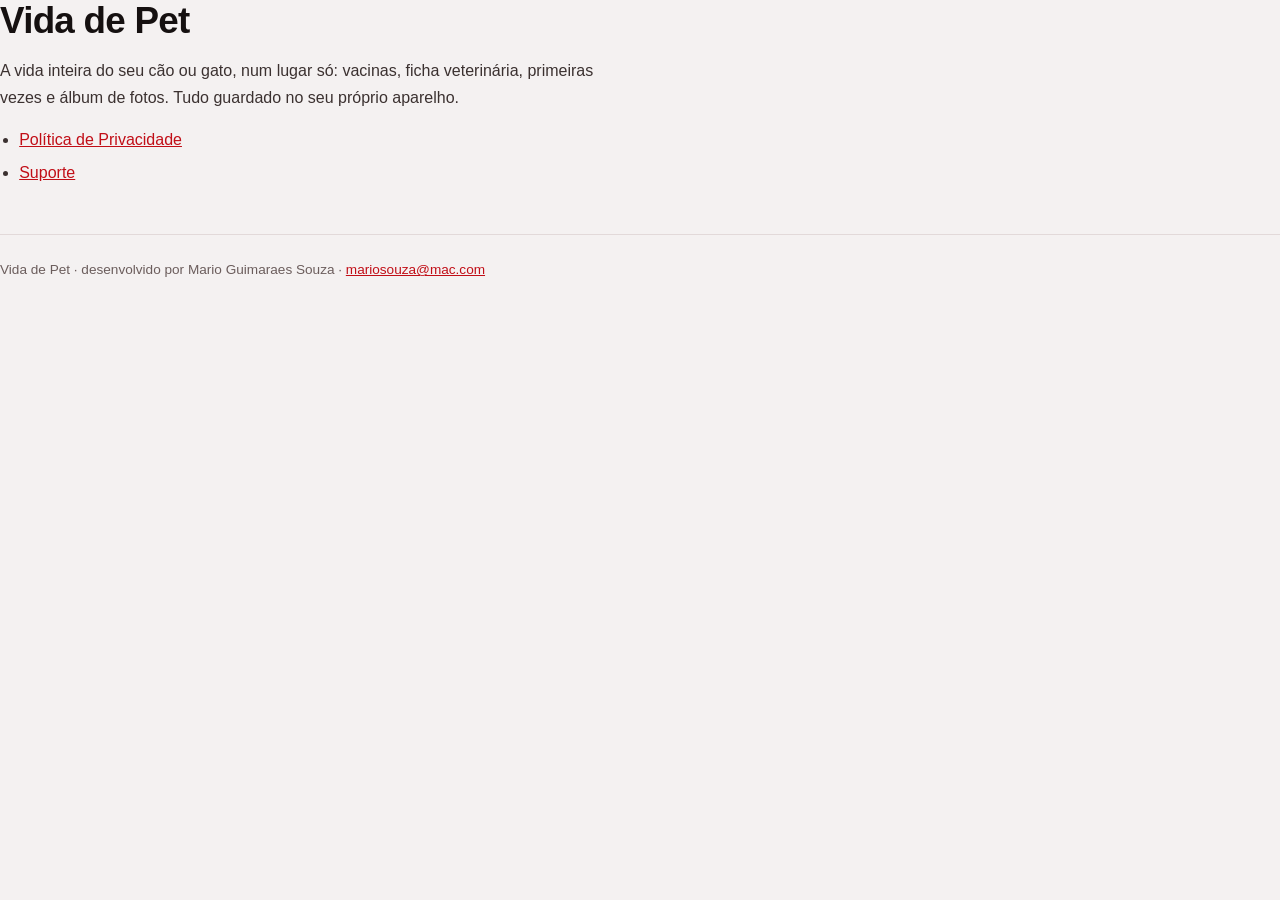
<file: index.html>
<!doctype html>
<html lang="pt-BR">
<meta charset="utf-8">
<meta name="viewport" content="width=device-width, initial-scale=1">
<title>Vida de Pet</title>
<link rel="stylesheet" href="estilo.css">
<main>
  <h1>Vida de Pet</h1>
  <p class="lede">A vida inteira do seu cão ou gato, num lugar só: vacinas, ficha veterinária, primeiras vezes e álbum de fotos. Tudo guardado no seu próprio aparelho.</p>
  <ul>
    <li><a href="privacidade.html">Política de Privacidade</a></li>
    <li><a href="suporte.html">Suporte</a></li>
  </ul>
  <footer>Vida de Pet · desenvolvido por Mario Guimaraes Souza · <a href="mailto:mariosouza@mac.com">mariosouza@mac.com</a></footer>
</main>
</file>
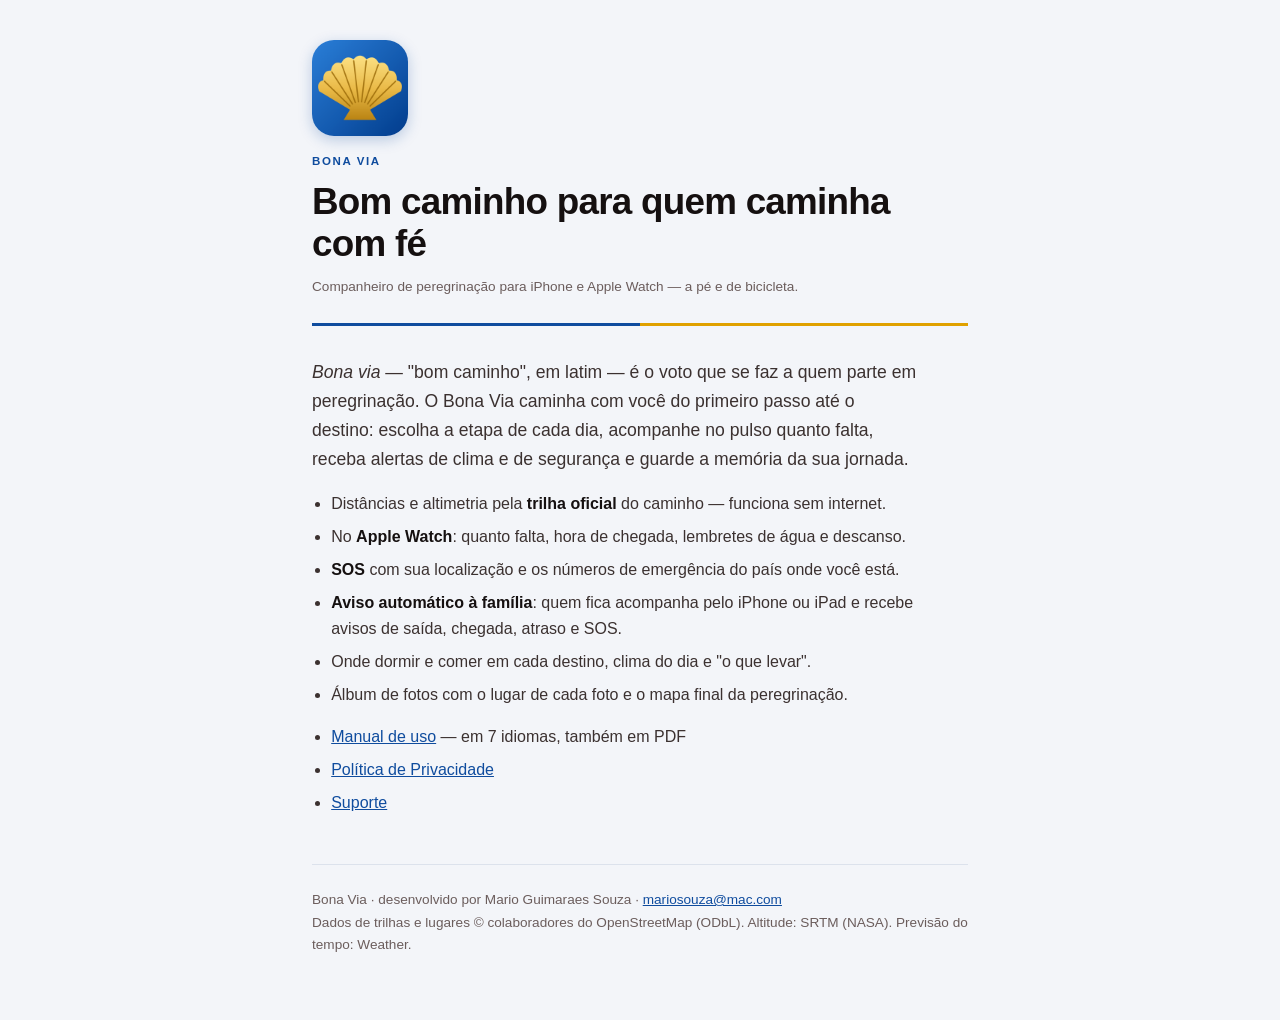
<file: bonavia/index.html>
<!doctype html>
<html lang="pt-BR">
<head>
<meta charset="utf-8">
<meta name="viewport" content="width=device-width,initial-scale=1">
<title>Bona Via — Caminhos de Fé</title>
<link rel="stylesheet" href="estilo.css">
</head>
<body>
<div class="folha">
<header>
  <img class="icone" src="icone.png" alt="Ícone do Bona Via: concha dourada sobre fundo azul">
  <p class="marca">Bona Via</p>
  <h1>Bom caminho para quem caminha com fé</h1>
  <p class="data">Companheiro de peregrinação para iPhone e Apple Watch — a pé e de bicicleta.</p>
</header>

<p class="lede"><em>Bona via</em> — "bom caminho", em latim — é o voto que se faz a quem parte em peregrinação. O Bona Via caminha com você do primeiro passo até o destino: escolha a etapa de cada dia, acompanhe no pulso quanto falta, receba alertas de clima e de segurança e guarde a memória da sua jornada.</p>

<ul>
  <li>Distâncias e altimetria pela <strong>trilha oficial</strong> do caminho — funciona sem internet.</li>
  <li>No <strong>Apple Watch</strong>: quanto falta, hora de chegada, lembretes de água e descanso.</li>
  <li><strong>SOS</strong> com sua localização e os números de emergência do país onde você está.</li>
  <li><strong>Aviso automático à família</strong>: quem fica acompanha pelo iPhone ou iPad e recebe avisos de saída, chegada, atraso e SOS.</li>
  <li>Onde dormir e comer em cada destino, clima do dia e "o que levar".</li>
  <li>Álbum de fotos com o lugar de cada foto e o mapa final da peregrinação.</li>
</ul>

<ul>
  <li><a href="manual.html">Manual de uso</a> — em 7 idiomas, também em PDF</li>
  <li><a href="privacidade.html">Política de Privacidade</a></li>
  <li><a href="suporte.html">Suporte</a></li>
</ul>

<footer>Bona Via · desenvolvido por Mario Guimaraes Souza · <a href="mailto:mariosouza@mac.com">mariosouza@mac.com</a><br>
Dados de trilhas e lugares © colaboradores do OpenStreetMap (ODbL). Altitude: SRTM (NASA). Previsão do tempo:  Weather.</footer>
</div>
</body>
</html>
</file>
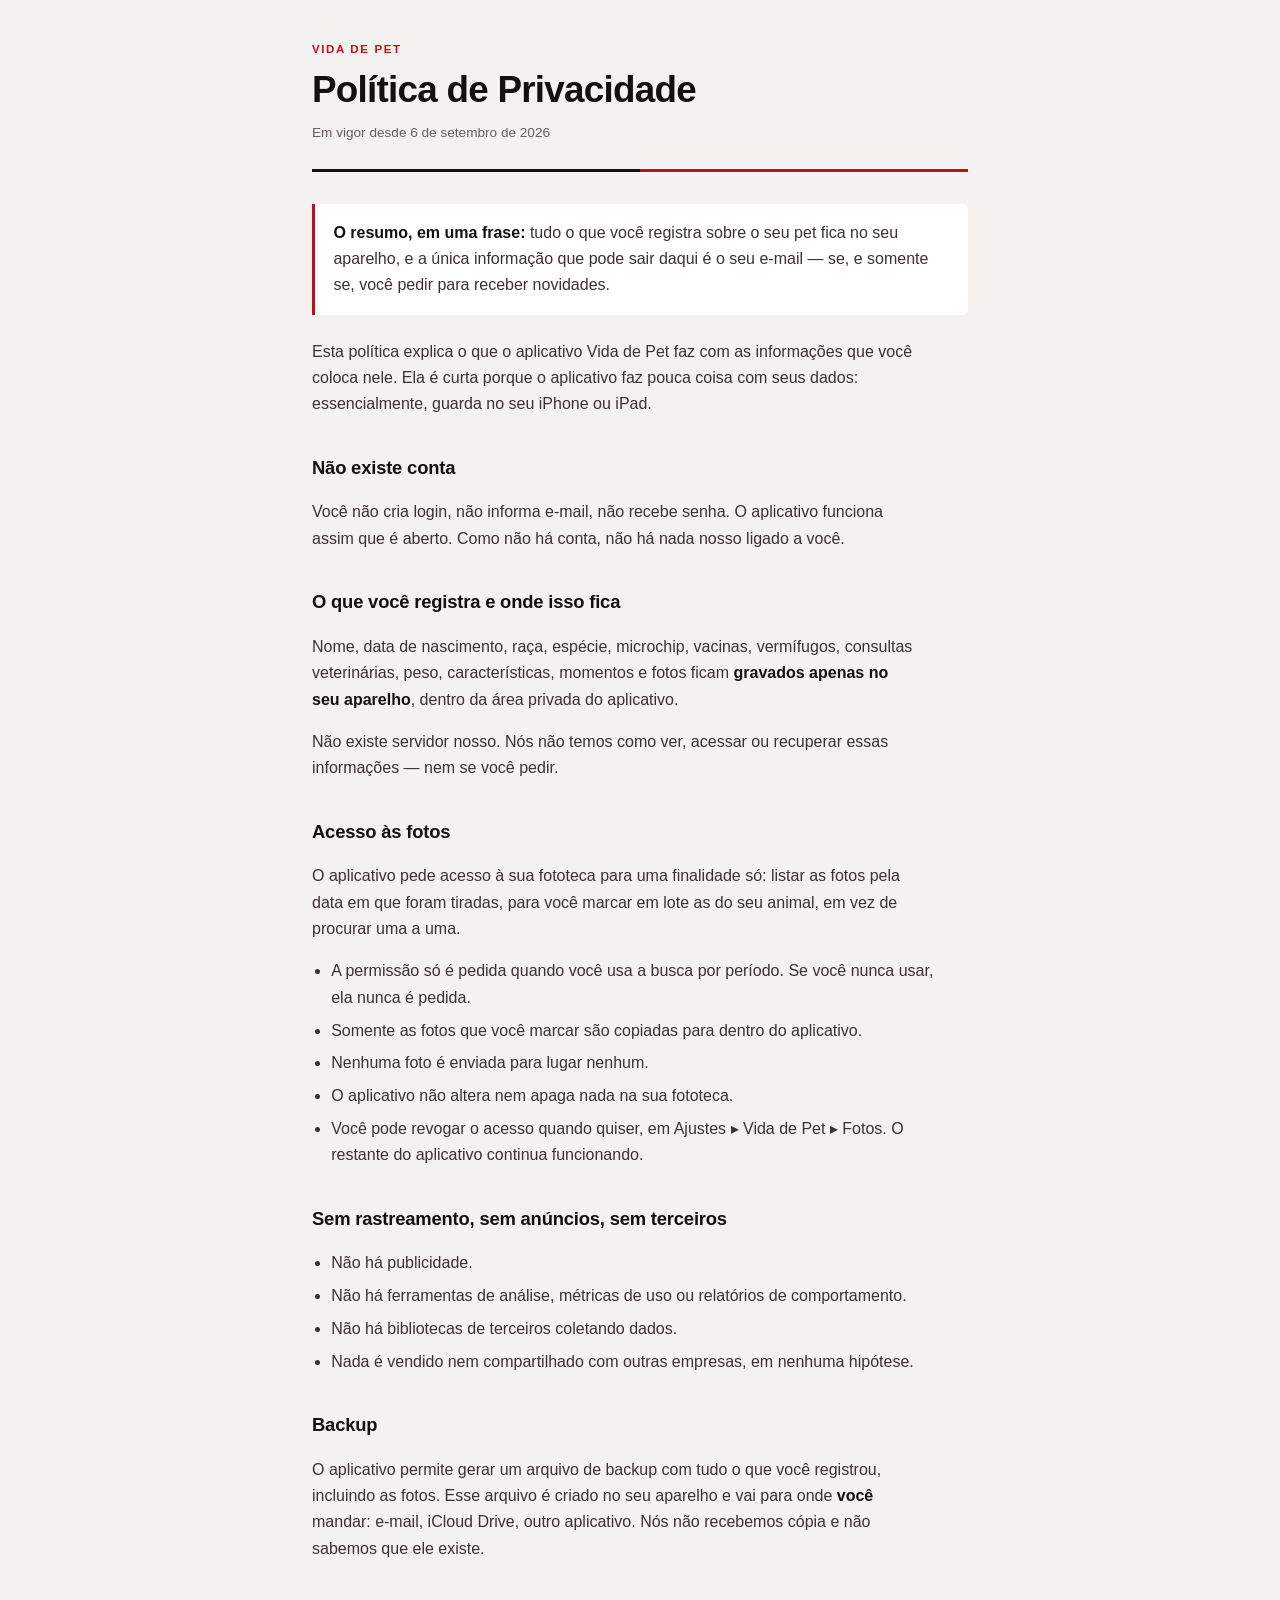
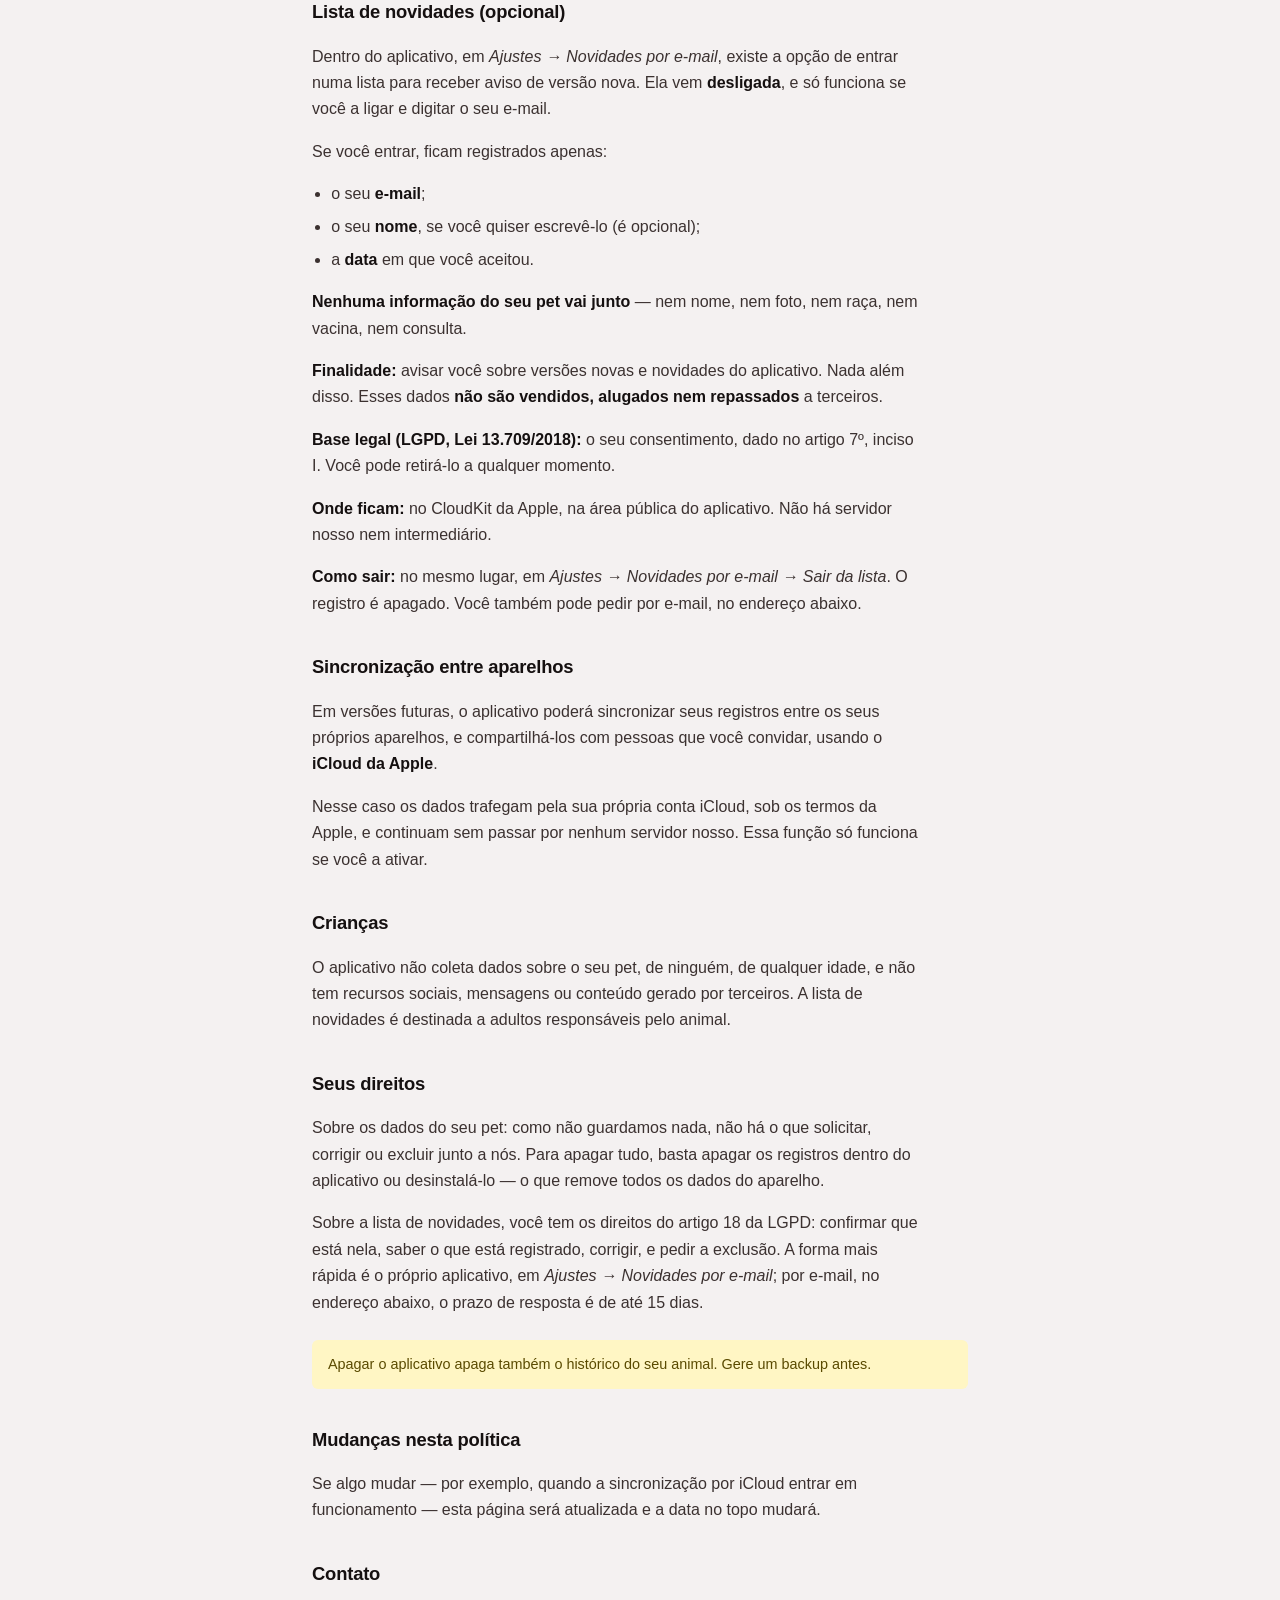
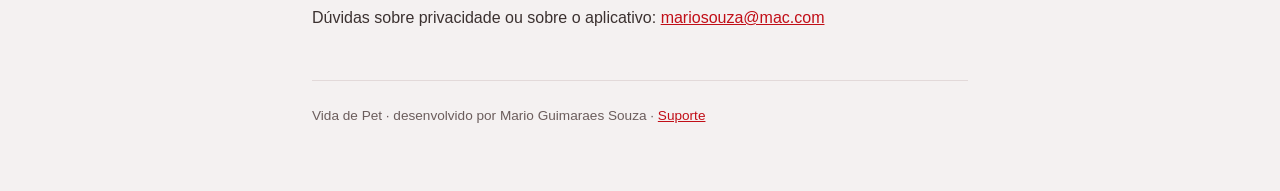
<file: privacidade.html>
<!doctype html>
<html lang="pt-BR">
<head>
<meta charset="utf-8">
<meta name="viewport" content="width=device-width,initial-scale=1">
<title>Política de Privacidade — Vida de Pet</title>
<link rel="stylesheet" href="estilo.css">
</head>
<body>
<div class="folha">

<header>
  <p class="marca">Vida de Pet</p>
  <h1>Política de Privacidade</h1>
  <p class="data">Em vigor desde 6 de setembro de 2026</p>
</header>

<div class="destaque">
  <p><strong>O resumo, em uma frase:</strong> tudo o que você registra sobre o seu pet fica no seu aparelho, e a única informação que pode sair daqui é o seu e-mail — se, e somente se, você pedir para receber novidades.</p>
</div>

<p>Esta política explica o que o aplicativo Vida de Pet faz com as informações que você coloca nele. Ela é curta porque o aplicativo faz pouca coisa com seus dados: essencialmente, guarda no seu iPhone ou iPad.</p>

<h2>Não existe conta</h2>
<p>Você não cria login, não informa e-mail, não recebe senha. O aplicativo funciona assim que é aberto. Como não há conta, não há nada nosso ligado a você.</p>

<h2>O que você registra e onde isso fica</h2>
<p>Nome, data de nascimento, raça, espécie, microchip, vacinas, vermífugos, consultas veterinárias, peso, características, momentos e fotos ficam <strong>gravados apenas no seu aparelho</strong>, dentro da área privada do aplicativo.</p>
<p>Não existe servidor nosso. Nós não temos como ver, acessar ou recuperar essas informações — nem se você pedir.</p>

<h2>Acesso às fotos</h2>
<p>O aplicativo pede acesso à sua fototeca para uma finalidade só: listar as fotos pela data em que foram tiradas, para você marcar em lote as do seu animal, em vez de procurar uma a uma.</p>
<ul>
  <li>A permissão só é pedida quando você usa a busca por período. Se você nunca usar, ela nunca é pedida.</li>
  <li>Somente as fotos que você marcar são copiadas para dentro do aplicativo.</li>
  <li>Nenhuma foto é enviada para lugar nenhum.</li>
  <li>O aplicativo não altera nem apaga nada na sua fototeca.</li>
  <li>Você pode revogar o acesso quando quiser, em Ajustes ▸ Vida de Pet ▸ Fotos. O restante do aplicativo continua funcionando.</li>
</ul>

<h2>Sem rastreamento, sem anúncios, sem terceiros</h2>
<ul>
  <li>Não há publicidade.</li>
  <li>Não há ferramentas de análise, métricas de uso ou relatórios de comportamento.</li>
  <li>Não há bibliotecas de terceiros coletando dados.</li>
  <li>Nada é vendido nem compartilhado com outras empresas, em nenhuma hipótese.</li>
</ul>

<h2>Backup</h2>
<p>O aplicativo permite gerar um arquivo de backup com tudo o que você registrou, incluindo as fotos. Esse arquivo é criado no seu aparelho e vai para onde <strong>você</strong> mandar: e-mail, iCloud Drive, outro aplicativo. Nós não recebemos cópia e não sabemos que ele existe.</p>

<h2>Lista de novidades (opcional)</h2>
<p>Dentro do aplicativo, em <em>Ajustes &rarr; Novidades por e-mail</em>, existe a opção de entrar numa lista para receber aviso de versão nova. Ela vem <strong>desligada</strong>, e só funciona se você a ligar e digitar o seu e-mail.</p>
<p>Se você entrar, ficam registrados apenas:</p>
<ul>
  <li>o seu <strong>e-mail</strong>;</li>
  <li>o seu <strong>nome</strong>, se você quiser escrevê-lo (é opcional);</li>
  <li>a <strong>data</strong> em que você aceitou.</li>
</ul>
<p><strong>Nenhuma informação do seu pet vai junto</strong> — nem nome, nem foto, nem raça, nem vacina, nem consulta.</p>
<p><strong>Finalidade:</strong> avisar você sobre versões novas e novidades do aplicativo. Nada além disso. Esses dados <strong>não são vendidos, alugados nem repassados</strong> a terceiros.</p>
<p><strong>Base legal (LGPD, Lei 13.709/2018):</strong> o seu consentimento, dado no artigo 7º, inciso I. Você pode retirá-lo a qualquer momento.</p>
<p><strong>Onde ficam:</strong> no CloudKit da Apple, na área pública do aplicativo. Não há servidor nosso nem intermediário.</p>
<p><strong>Como sair:</strong> no mesmo lugar, em <em>Ajustes &rarr; Novidades por e-mail &rarr; Sair da lista</em>. O registro é apagado. Você também pode pedir por e-mail, no endereço abaixo.</p>

<h2>Sincronização entre aparelhos</h2>
<p>Em versões futuras, o aplicativo poderá sincronizar seus registros entre os seus próprios aparelhos, e compartilhá-los com pessoas que você convidar, usando o <strong>iCloud da Apple</strong>.</p>
<p>Nesse caso os dados trafegam pela sua própria conta iCloud, sob os termos da Apple, e continuam sem passar por nenhum servidor nosso. Essa função só funciona se você a ativar.</p>

<h2>Crianças</h2>
<p>O aplicativo não coleta dados sobre o seu pet, de ninguém, de qualquer idade, e não tem recursos sociais, mensagens ou conteúdo gerado por terceiros. A lista de novidades é destinada a adultos responsáveis pelo animal.</p>

<h2>Seus direitos</h2>
<p>Sobre os dados do seu pet: como não guardamos nada, não há o que solicitar, corrigir ou excluir junto a nós. Para apagar tudo, basta apagar os registros dentro do aplicativo ou desinstalá-lo — o que remove todos os dados do aparelho.</p>
<p>Sobre a lista de novidades, você tem os direitos do artigo 18 da LGPD: confirmar que está nela, saber o que está registrado, corrigir, e pedir a exclusão. A forma mais rápida é o próprio aplicativo, em <em>Ajustes &rarr; Novidades por e-mail</em>; por e-mail, no endereço abaixo, o prazo de resposta é de até 15 dias.</p>
<div class="aviso">
  Apagar o aplicativo apaga também o histórico do seu animal. Gere um backup antes.
</div>

<h2>Mudanças nesta política</h2>
<p>Se algo mudar — por exemplo, quando a sincronização por iCloud entrar em funcionamento — esta página será atualizada e a data no topo mudará.</p>

<h2>Contato</h2>
<p>Dúvidas sobre privacidade ou sobre o aplicativo: <a href="mailto:mariosouza@mac.com">mariosouza@mac.com</a></p>

<footer>
  Vida de Pet · desenvolvido por Mario Guimaraes Souza · <a href="suporte.html">Suporte</a>
</footer>

</div>
</body>
</html>
</file>
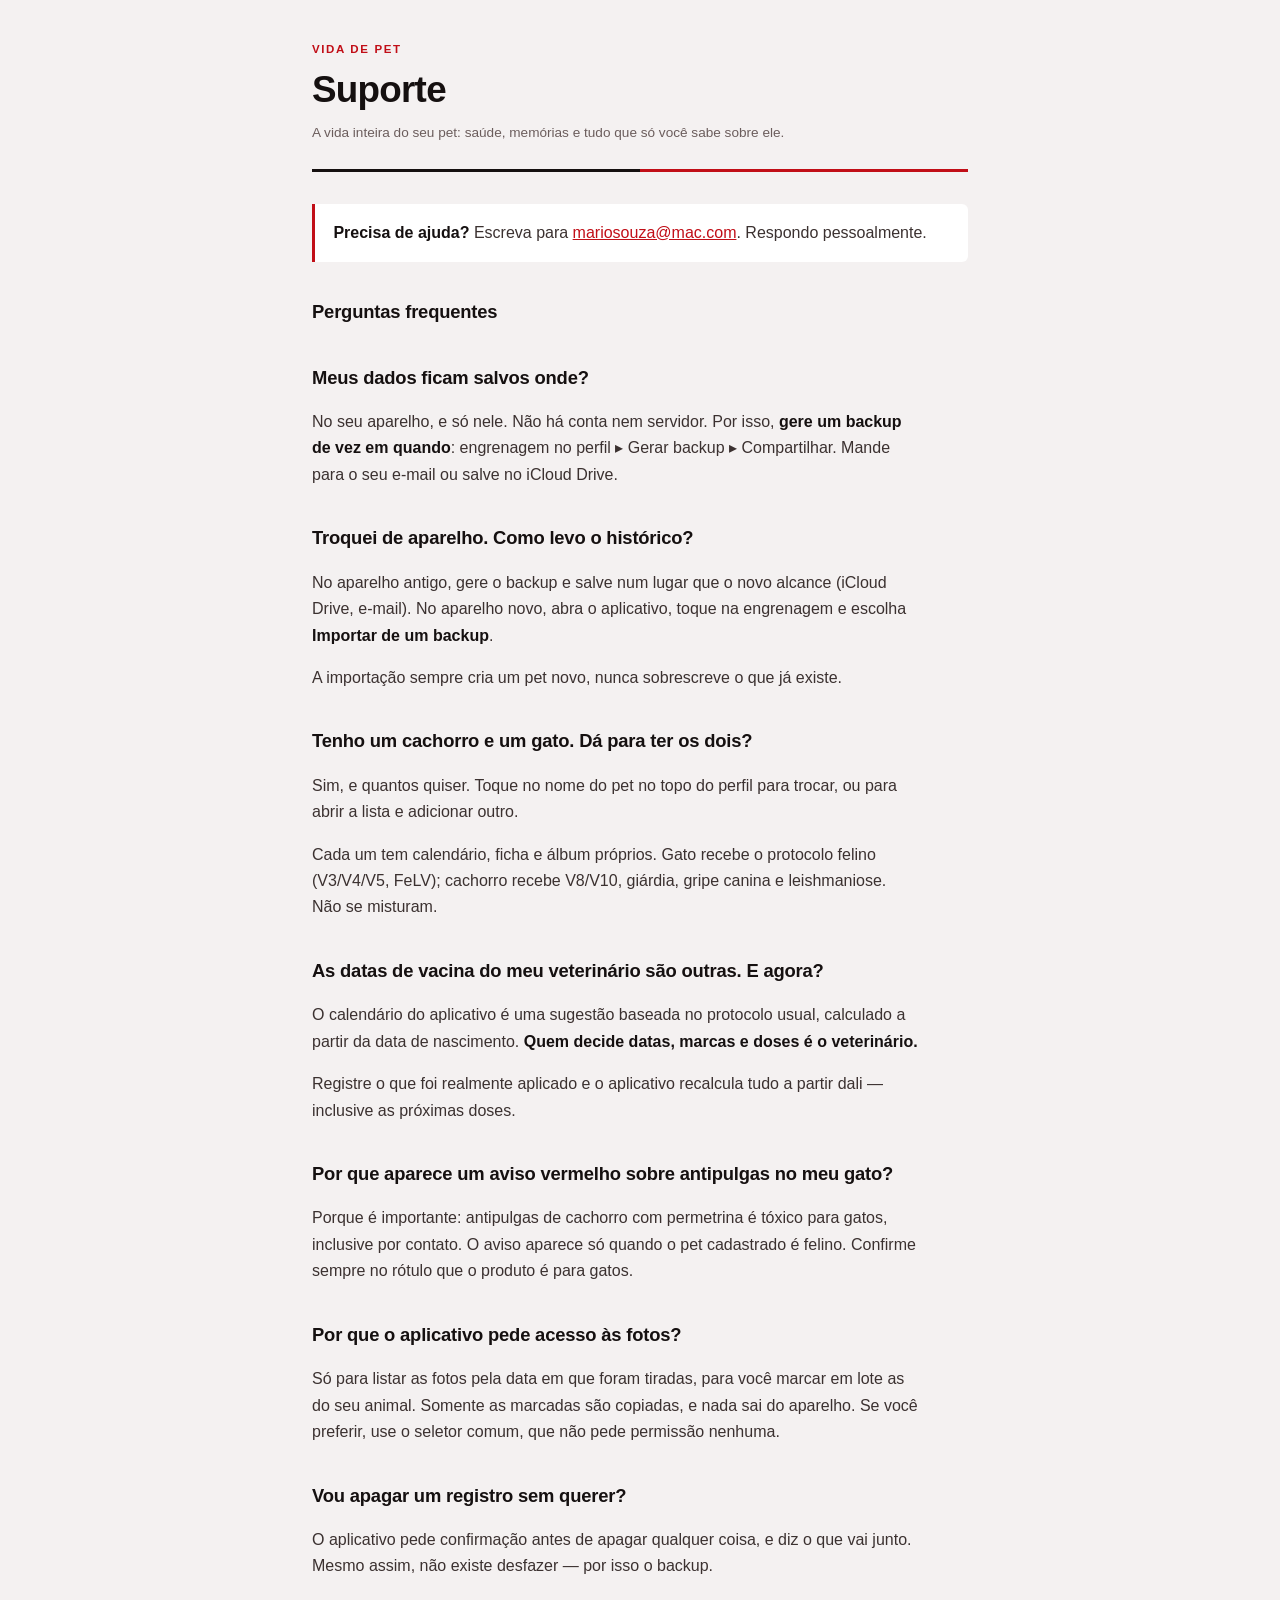
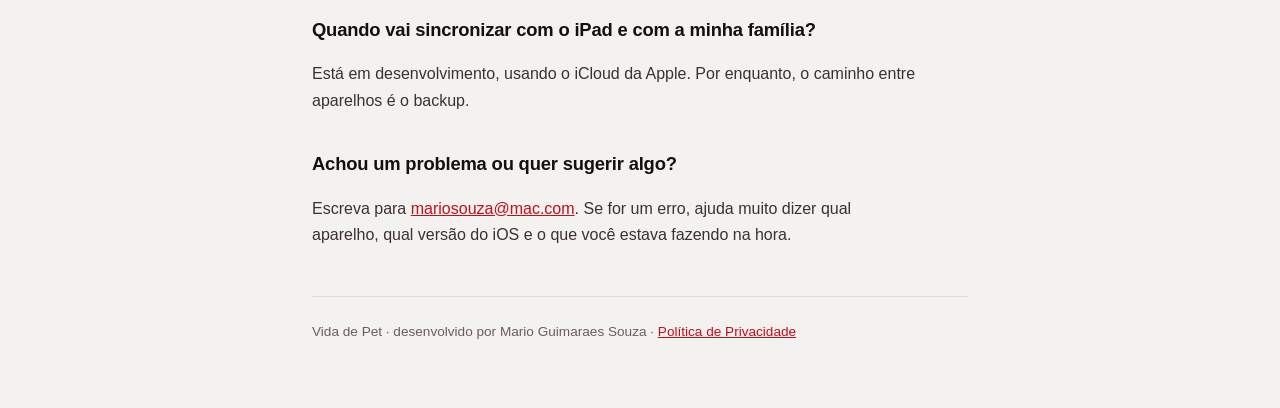
<file: suporte.html>
<!doctype html>
<html lang="pt-BR">
<head>
<meta charset="utf-8">
<meta name="viewport" content="width=device-width,initial-scale=1">
<title>Suporte — Vida de Pet</title>
<link rel="stylesheet" href="estilo.css">
</head>
<body>
<div class="folha">

<header>
  <p class="marca">Vida de Pet</p>
  <h1>Suporte</h1>
  <p class="data">A vida inteira do seu pet: saúde, memórias e tudo que só você sabe sobre ele.</p>
</header>

<div class="destaque">
  <p><strong>Precisa de ajuda?</strong> Escreva para <a href="mailto:mariosouza@mac.com">mariosouza@mac.com</a>. Respondo pessoalmente.</p>
</div>

<h2>Perguntas frequentes</h2>

<h2>Meus dados ficam salvos onde?</h2>
<p>No seu aparelho, e só nele. Não há conta nem servidor. Por isso, <strong>gere um backup de vez em quando</strong>: engrenagem no perfil ▸ Gerar backup ▸ Compartilhar. Mande para o seu e-mail ou salve no iCloud Drive.</p>

<h2>Troquei de aparelho. Como levo o histórico?</h2>
<p>No aparelho antigo, gere o backup e salve num lugar que o novo alcance (iCloud Drive, e-mail). No aparelho novo, abra o aplicativo, toque na engrenagem e escolha <strong>Importar de um backup</strong>.</p>
<p>A importação sempre cria um pet novo, nunca sobrescreve o que já existe.</p>

<h2>Tenho um cachorro e um gato. Dá para ter os dois?</h2>
<p>Sim, e quantos quiser. Toque no nome do pet no topo do perfil para trocar, ou para abrir a lista e adicionar outro.</p>
<p>Cada um tem calendário, ficha e álbum próprios. Gato recebe o protocolo felino (V3/V4/V5, FeLV); cachorro recebe V8/V10, giárdia, gripe canina e leishmaniose. Não se misturam.</p>

<h2>As datas de vacina do meu veterinário são outras. E agora?</h2>
<p>O calendário do aplicativo é uma sugestão baseada no protocolo usual, calculado a partir da data de nascimento. <strong>Quem decide datas, marcas e doses é o veterinário.</strong></p>
<p>Registre o que foi realmente aplicado e o aplicativo recalcula tudo a partir dali — inclusive as próximas doses.</p>

<h2>Por que aparece um aviso vermelho sobre antipulgas no meu gato?</h2>
<p>Porque é importante: antipulgas de cachorro com permetrina é tóxico para gatos, inclusive por contato. O aviso aparece só quando o pet cadastrado é felino. Confirme sempre no rótulo que o produto é para gatos.</p>

<h2>Por que o aplicativo pede acesso às fotos?</h2>
<p>Só para listar as fotos pela data em que foram tiradas, para você marcar em lote as do seu animal. Somente as marcadas são copiadas, e nada sai do aparelho. Se você preferir, use o seletor comum, que não pede permissão nenhuma.</p>

<h2>Vou apagar um registro sem querer?</h2>
<p>O aplicativo pede confirmação antes de apagar qualquer coisa, e diz o que vai junto. Mesmo assim, não existe desfazer — por isso o backup.</p>

<h2>Quando vai sincronizar com o iPad e com a minha família?</h2>
<p>Está em desenvolvimento, usando o iCloud da Apple. Por enquanto, o caminho entre aparelhos é o backup.</p>

<h2>Achou um problema ou quer sugerir algo?</h2>
<p>Escreva para <a href="mailto:mariosouza@mac.com">mariosouza@mac.com</a>. Se for um erro, ajuda muito dizer qual aparelho, qual versão do iOS e o que você estava fazendo na hora.</p>

<footer>
  Vida de Pet · desenvolvido por Mario Guimaraes Souza · <a href="privacidade.html">Política de Privacidade</a>
</footer>

</div>
</body>
</html>
</file>
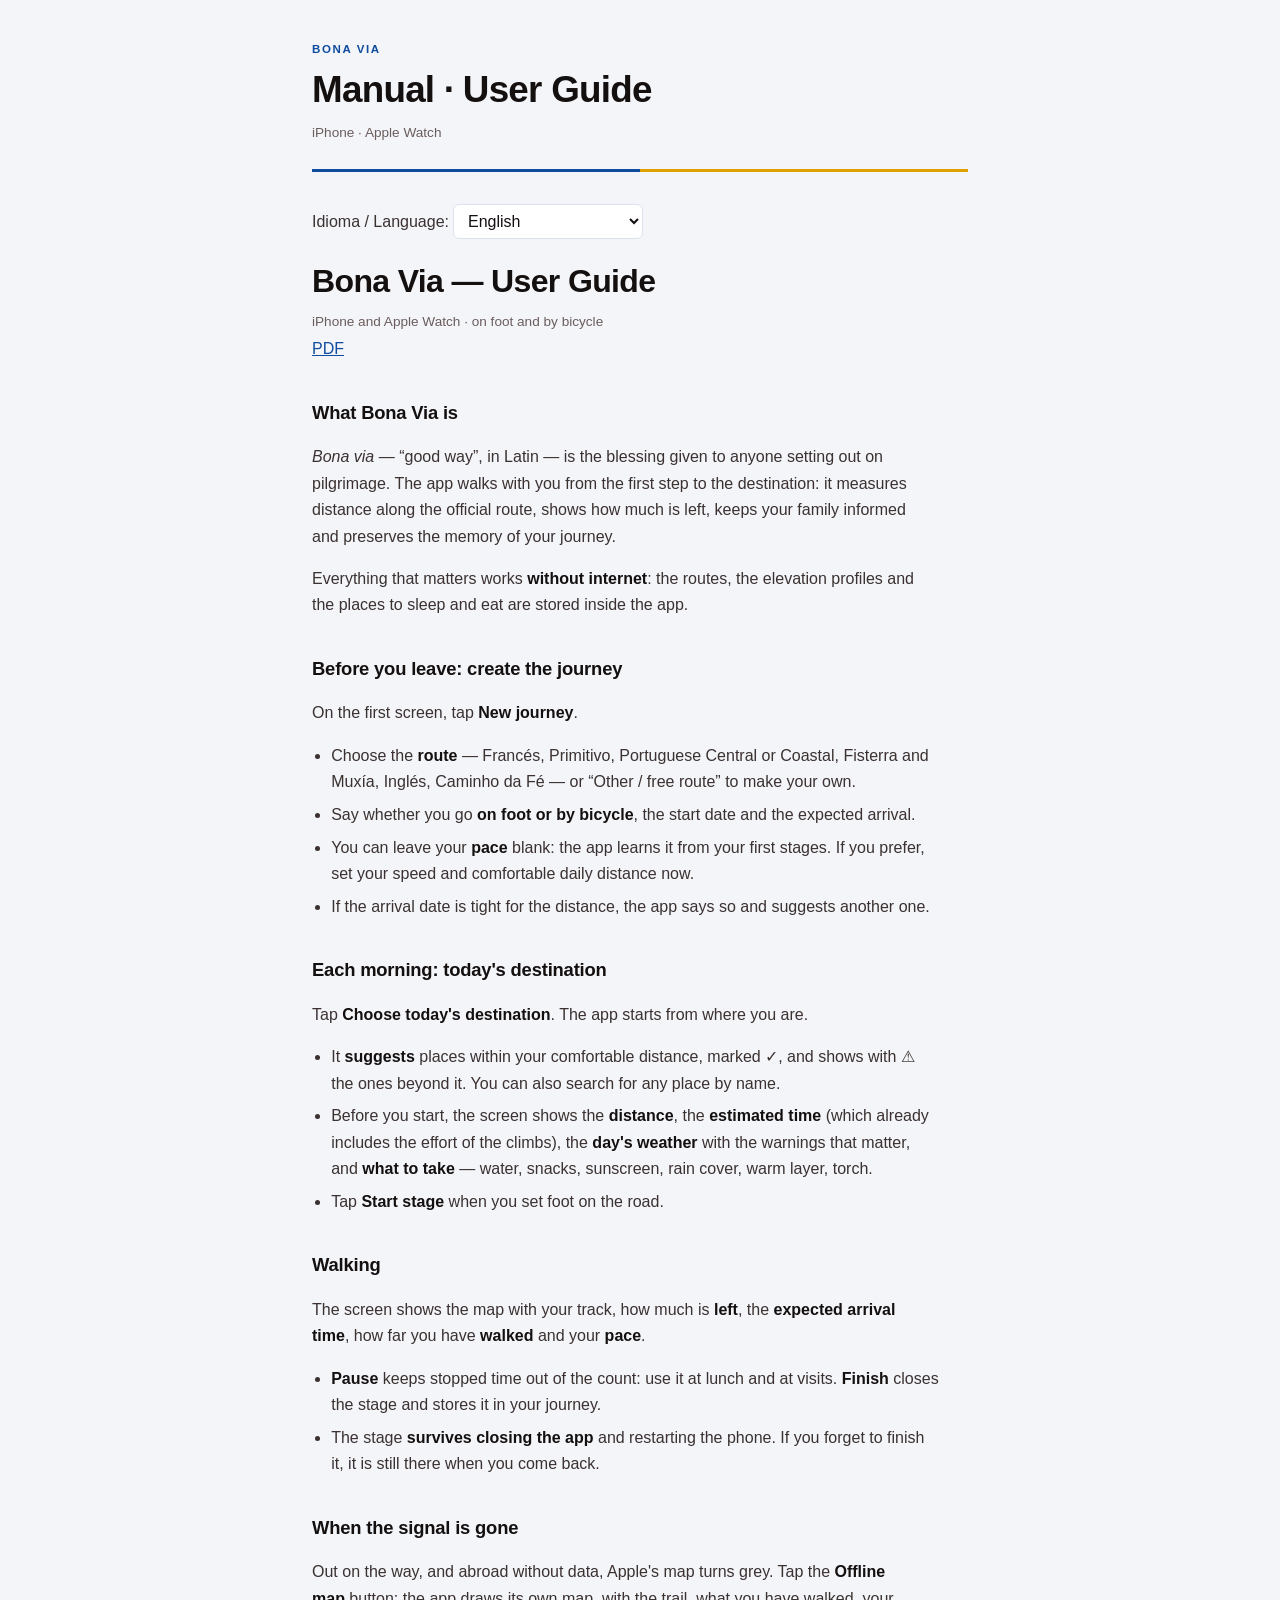
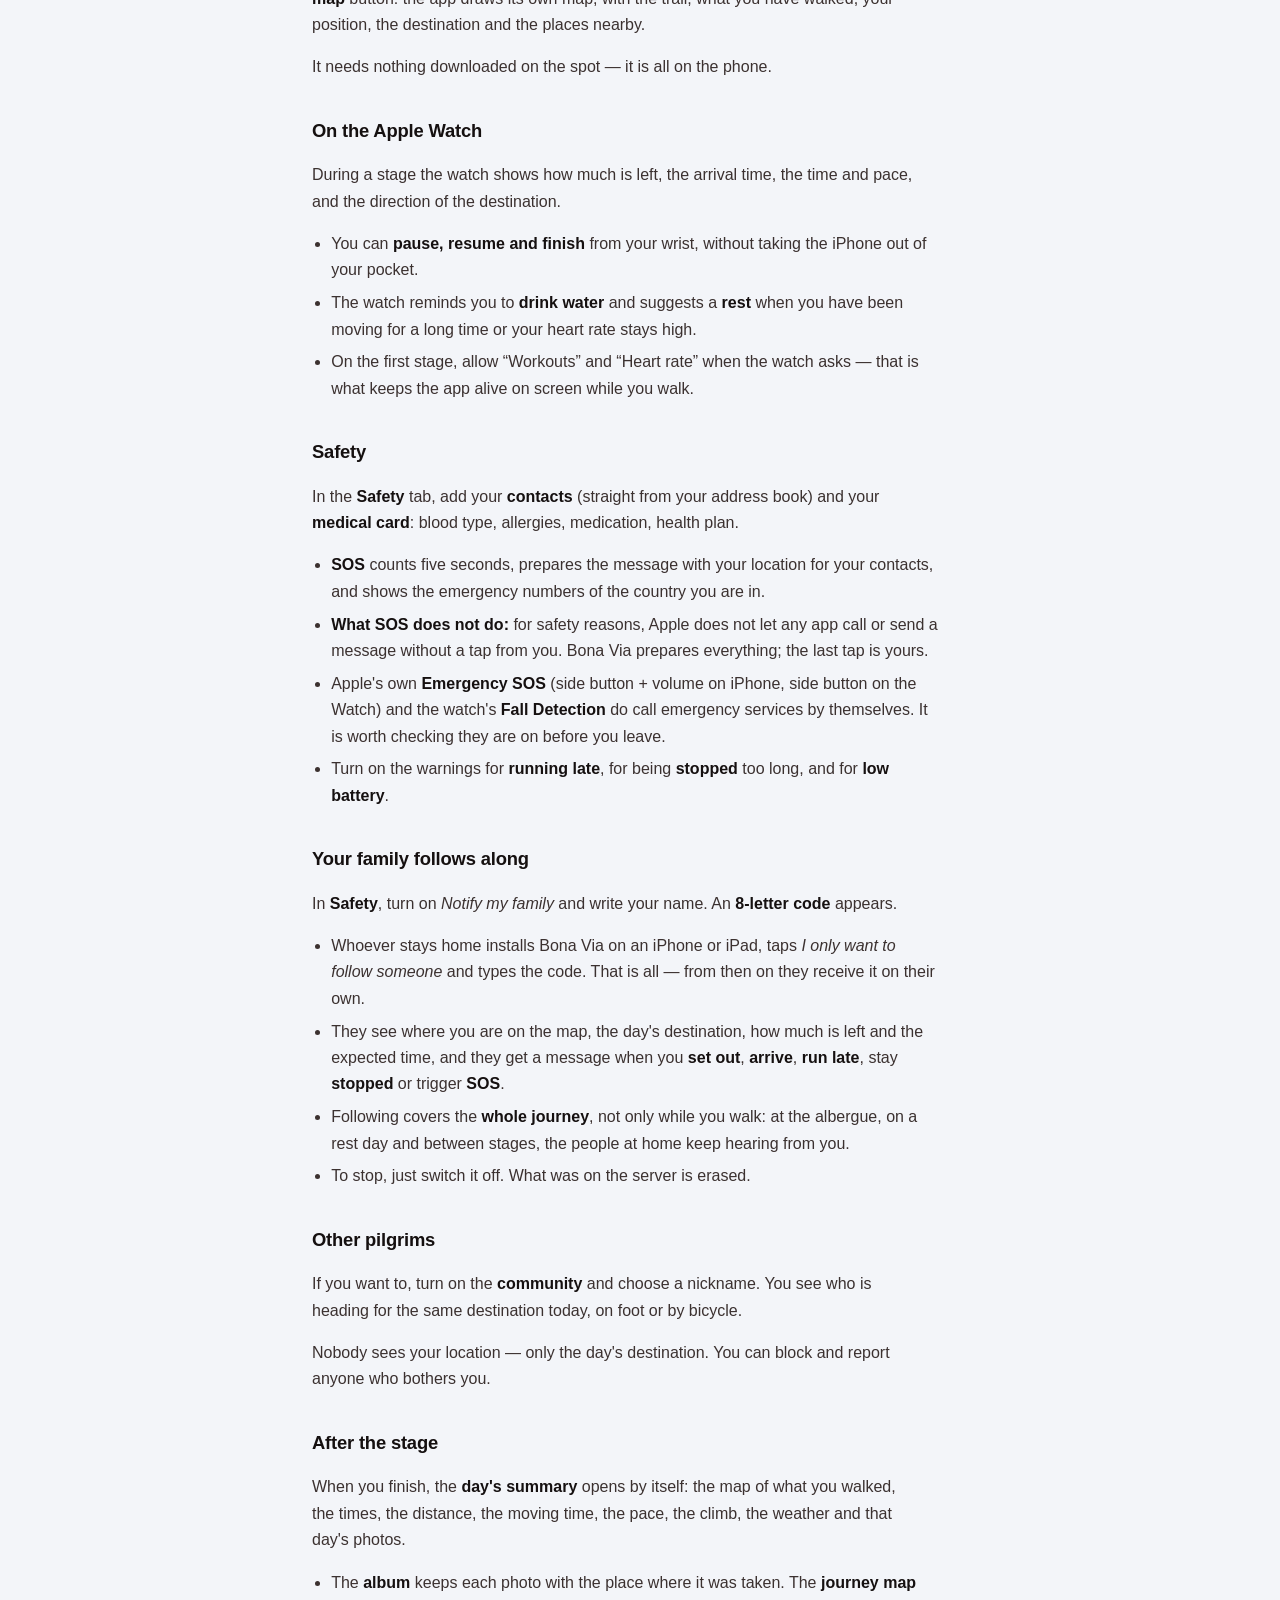
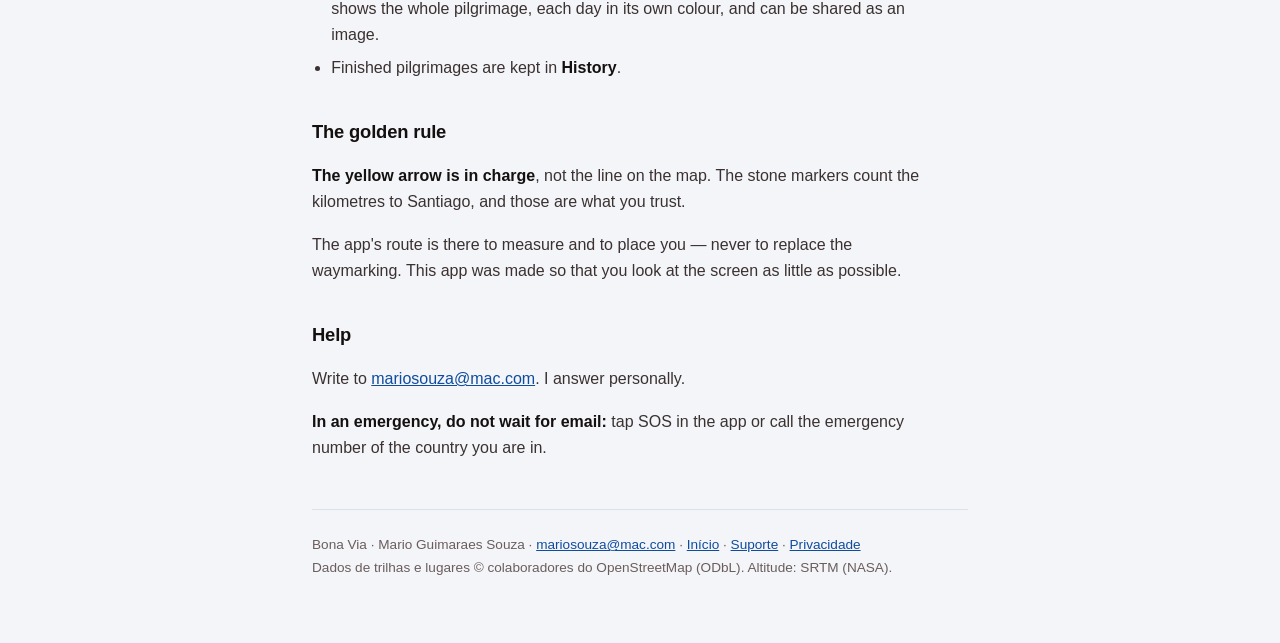
<file: bonavia/manual.html>
<!doctype html>
<html lang="pt-BR">
<head>
<meta charset="utf-8">
<meta name="viewport" content="width=device-width,initial-scale=1">
<title>Manual — Bona Via</title>
<link rel="stylesheet" href="estilo.css">
<style>
.seletor{margin:0 0 1.5rem}
.seletor select{font:inherit;padding:.45rem .6rem;border:1px solid var(--line);
  border-radius:6px;background:var(--surface);color:var(--ink)}
.manual h1{font-size:clamp(1.5rem,4.5vw,2rem);margin:0 0 .3rem}
.baixar{margin:.2rem 0 1.2rem}
</style>
</head>
<body>
<div class="folha">
<header>
  <p class="marca">Bona Via</p>
  <h1>Manual · User Guide</h1>
  <p class="data">iPhone · Apple Watch</p>
</header>

<p class="seletor"><label for="idioma">Idioma / Language: </label>
<select id="idioma"><option value="pt-BR">Português (Brasil)</option><option value="pt-PT">Português (Portugal)</option><option value="en">English</option><option value="es">Español</option><option value="fr">Français</option><option value="de">Deutsch</option><option value="ko">한국어</option></select></p>

<section class="manual" data-idioma="pt-BR" lang="pt-BR" hidden>
<h1>Manual do Bona Via</h1>
<p class="data">iPhone e Apple Watch · a pé e de bicicleta</p>
<p class="baixar"><a href="manual/bona-via-manual-pt-BR.pdf" download>PDF</a></p>
<h2>O que é o Bona Via</h2>
<p><em>Bona via</em> — “bom caminho”, em latim — é o voto que se faz a quem parte em peregrinação. O aplicativo caminha com você do primeiro passo até o destino: mede a distância pela trilha oficial, mostra quanto falta, avisa sua família e guarda a memória da jornada.</p>
<p>Tudo o que importa funciona <strong>sem internet</strong>: os traçados dos caminhos, a altimetria e os lugares para dormir e comer vêm dentro do aplicativo.</p>
<h2>Antes de sair: criar a jornada</h2>
<p>Na primeira tela, toque em <strong>Nova jornada</strong>.</p>
<ul><li>Escolha o <strong>caminho</strong> — Francês, Primitivo, Português Central ou da Costa, Fisterra e Muxía, Inglês, Caminho da Fé — ou “Outro / trajeto livre” para inventar o seu.</li><li>Diga se vai <strong>a pé ou de bicicleta</strong>, a data de início e a de chegada prevista.</li><li>O <strong>ritmo</strong> pode ficar em branco: o aplicativo aprende com as suas primeiras etapas. Se preferir, defina agora a velocidade e a distância confortável por dia.</li><li>Se a chegada prevista for apertada para a distância, o aplicativo avisa e sugere outra data.</li></ul>
<h2>Cada manhã: o destino de hoje</h2>
<p>Toque em <strong>Escolher destino de hoje</strong>. O aplicativo parte de onde você está.</p>
<ul><li>Ele <strong>sugere</strong> lugares dentro da sua distância confortável, marcados com ✓, e mostra com ⚠ os que passam dela. Você também pode buscar qualquer lugar pelo nome.</li><li>Antes de começar, a tela mostra a <strong>distância</strong>, o <strong>tempo estimado</strong> (que já soma o esforço das subidas), o <strong>clima do dia</strong> com os alertas que importam, e <strong>o que levar</strong> — água, lanches, protetor, capa de chuva, agasalho, lanterna.</li><li>Toque em <strong>Iniciar etapa</strong> quando puser o pé na estrada.</li></ul>
<h2>Caminhando</h2>
<p>A tela mostra o mapa com o seu trajeto, quanto <strong>falta</strong>, a <strong>hora prevista de chegada</strong>, o quanto já <strong>andou</strong> e o seu <strong>ritmo</strong>.</p>
<ul><li><strong>Pausar</strong> guarda o tempo parado fora da conta: use no almoço e nas visitas. <strong>Finalizar</strong> encerra a etapa e a guarda na sua jornada.</li><li>A etapa <strong>sobrevive ao fechamento do aplicativo</strong> e ao celular reiniciando. Se você esquecer de finalizar, ela continua lá quando voltar.</li></ul>
<h2>Quando o sinal some</h2>
<p>No meio do caminho e no exterior sem dados, o mapa da Apple fica cinza. Toque no botão <strong>Mapa sem internet</strong>: o aplicativo desenha o seu próprio mapa, com a trilha, o que você já andou, a sua posição, o destino e os lugares de apoio por perto.</p>
<p>Ele não depende de nada baixado na hora — está tudo no aparelho.</p>
<h2>No Apple Watch</h2>
<p>Durante a etapa o relógio mostra quanto falta, a hora de chegada, o tempo e o ritmo, e a direção do destino.</p>
<ul><li>Dá para <strong>pausar, retomar e finalizar</strong> pelo pulso, sem tirar o iPhone do bolso.</li><li>O relógio lembra de <strong>beber água</strong> e sugere <strong>descanso</strong> quando você está em movimento há muito tempo ou com os batimentos altos.</li><li>Na primeira etapa, permita “Treinos” e “Frequência cardíaca” quando o relógio pedir — é o que mantém o aplicativo vivo na tela durante a caminhada.</li></ul>
<h2>Segurança</h2>
<p>Na aba <strong>Segurança</strong>, cadastre seus <strong>contatos</strong> (direto da agenda) e a sua <strong>ficha médica</strong>: tipo sanguíneo, alergias, remédios, plano de saúde.</p>
<ul><li>O <strong>SOS</strong> conta 5 segundos, prepara a mensagem com a sua localização para os contatos e mostra os números de emergência do país onde você está.</li><li><strong>O que o SOS não faz:</strong> por segurança, a Apple não deixa nenhum aplicativo ligar ou mandar mensagem sem um toque seu. O Bona Via prepara tudo; o último toque é seu.</li><li>O <strong>SOS de Emergência da Apple</strong> (botão lateral + volume no iPhone, botão lateral no Watch) e a <strong>Detecção de Queda</strong> do relógio ligam sozinhos para a emergência. Vale conferir se estão ativos antes de sair.</li><li>Ligue os avisos de <strong>atraso</strong>, de ficar <strong>parado</strong> muito tempo e de <strong>bateria fraca</strong>.</li></ul>
<h2>A família acompanha</h2>
<p>Em <strong>Segurança</strong>, ligue <em>Avisar minha família</em> e escreva o seu nome. Aparece um <strong>código de 8 letras</strong>.</p>
<ul><li>Quem fica instala o Bona Via no iPhone ou no iPad, toca em <em>Só quero acompanhar alguém</em> e digita o código. Pronto — daí em diante recebe sozinho.</li><li>Ela vê onde você está no mapa, o destino do dia, quanto falta e a hora prevista, e recebe aviso quando você <strong>sai</strong>, <strong>chega</strong>, <strong>atrasa</strong>, fica <strong>parado</strong> ou aciona o <strong>SOS</strong>.</li><li>O acompanhamento vale a <strong>jornada inteira</strong>, e não só enquanto você caminha: no albergue, no dia de descanso e entre uma etapa e outra, quem está em casa continua tendo notícias.</li><li>Para parar, é só desligar. O que estava no servidor é apagado.</li></ul>
<h2>Outros peregrinos</h2>
<p>Se quiser, ligue a <strong>comunidade</strong> e escolha um apelido. Você vê quem vai para o mesmo destino hoje, a pé ou de bicicleta.</p>
<p>Ninguém vê a sua localização — só o destino do dia. Dá para bloquear e denunciar quem incomodar.</p>
<h2>Depois da etapa</h2>
<p>Ao finalizar, abre sozinho o <strong>resumo do dia</strong>: o mapa do que você andou, o horário, a distância, o tempo, o ritmo, a subida, o clima e as fotos daquele dia.</p>
<ul><li>O <strong>álbum</strong> guarda cada foto com o lugar onde foi tirada. O <strong>mapa da jornada</strong> mostra a peregrinação inteira, cada dia de uma cor, e pode ser compartilhado como imagem.</li><li>As peregrinações concluídas ficam no <strong>Histórico</strong>.</li></ul>
<h2>A regra de ouro</h2>
<p><strong>Quem manda é a seta amarela</strong>, não a linha no mapa. Os marcos de pedra contam os quilômetros até Santiago, e é neles que se confia.</p>
<p>O traçado do aplicativo serve para medir e para se situar — nunca para substituir a sinalização do caminho. Este aplicativo foi feito para você olhar pouco para a tela.</p>
<h2>Ajuda</h2>
<p>Escreva para <a href="mailto:mariosouza@mac.com">mariosouza@mac.com</a>. Respondo pessoalmente.</p>
<p><strong>Em emergência, não espere e-mail:</strong> toque em SOS no aplicativo ou ligue para o número de emergência do país onde você está.</p>
</section>
<section class="manual" data-idioma="pt-PT" lang="pt-PT" hidden>
<h1>Manual do Bona Via</h1>
<p class="data">iPhone e Apple Watch · a pé e de bicicleta</p>
<p class="baixar"><a href="manual/bona-via-manual-pt-PT.pdf" download>PDF</a></p>
<h2>O que é o Bona Via</h2>
<p><em>Bona via</em> — “bom caminho”, em latim — é o voto que se faz a quem parte em peregrinação. A aplicação caminha consigo do primeiro passo até ao destino: mede a distância pelo traçado oficial, mostra quanto falta, avisa a sua família e guarda a memória da jornada.</p>
<p>Tudo o que importa funciona <strong>sem internet</strong>: os traçados, a altimetria e os lugares para dormir e comer vêm dentro da aplicação.</p>
<h2>Antes de partir: criar a jornada</h2>
<p>No primeiro ecrã, toque em <strong>Nova jornada</strong>.</p>
<ul><li>Escolha o <strong>caminho</strong> — Francês, Primitivo, Português Central ou da Costa, Fisterra e Muxía, Inglês, Caminho da Fé — ou “Outro / percurso livre” para inventar o seu.</li><li>Diga se vai <strong>a pé ou de bicicleta</strong>, a data de início e a de chegada prevista.</li><li>O <strong>ritmo</strong> pode ficar em branco: a aplicação aprende-o nas suas primeiras etapas. Se preferir, defina já a velocidade e a distância confortável por dia.</li><li>Se a chegada prevista ficar apertada para a distância, a aplicação avisa e sugere outra data.</li></ul>
<h2>Cada manhã: o destino de hoje</h2>
<p>Toque em <strong>Escolher destino de hoje</strong>. A aplicação parte de onde está.</p>
<ul><li><strong>Sugere</strong> lugares dentro da sua distância confortável, marcados com ✓, e mostra com ⚠ os que a ultrapassam. Também pode procurar qualquer lugar pelo nome.</li><li>Antes de começar, o ecrã mostra a <strong>distância</strong>, o <strong>tempo estimado</strong> (que já soma o esforço das subidas), o <strong>tempo do dia</strong> com os avisos que importam, e <strong>o que levar</strong> — água, comida, protetor solar, capa de chuva, agasalho, lanterna.</li><li>Toque em <strong>Iniciar etapa</strong> quando puser o pé ao caminho.</li></ul>
<h2>A caminhar</h2>
<p>O ecrã mostra o mapa com o seu percurso, quanto <strong>falta</strong>, a <strong>hora prevista de chegada</strong>, o que já <strong>andou</strong> e o seu <strong>ritmo</strong>.</p>
<ul><li><strong>Pausar</strong> deixa o tempo parado fora da conta: use ao almoço e nas visitas. <strong>Finalizar</strong> encerra a etapa e guarda-a na sua jornada.</li><li>A etapa <strong>sobrevive ao fecho da aplicação</strong> e ao telemóvel a reiniciar. Se se esquecer de a finalizar, continua lá quando voltar.</li></ul>
<h2>Quando o sinal desaparece</h2>
<p>A meio do caminho, e no estrangeiro sem dados, o mapa da Apple fica cinzento. Toque no botão <strong>Mapa sem internet</strong>: a aplicação desenha o seu próprio mapa, com o trilho, o que já andou, a sua posição, o destino e os lugares de apoio por perto.</p>
<p>Não precisa de descarregar nada na hora — está tudo no aparelho.</p>
<h2>No Apple Watch</h2>
<p>Durante a etapa o relógio mostra quanto falta, a hora de chegada, o tempo e o ritmo, e a direção do destino.</p>
<ul><li>Pode <strong>pausar, retomar e finalizar</strong> pelo pulso, sem tirar o iPhone do bolso.</li><li>O relógio lembra de <strong>beber água</strong> e sugere <strong>descanso</strong> quando está em movimento há muito tempo ou com as pulsações altas.</li><li>Na primeira etapa, permita “Treinos” e “Frequência cardíaca” quando o relógio pedir — é o que mantém a aplicação viva no ecrã durante a caminhada.</li></ul>
<h2>Segurança</h2>
<p>No separador <strong>Segurança</strong>, registe os seus <strong>contactos</strong> (diretamente da agenda) e a sua <strong>ficha médica</strong>: grupo sanguíneo, alergias, medicação, seguro.</p>
<ul><li>O <strong>SOS</strong> conta cinco segundos, prepara a mensagem com a sua localização para os contactos e mostra os números de emergência do país onde está.</li><li><strong>O que o SOS não faz:</strong> por segurança, a Apple não deixa nenhuma aplicação ligar ou enviar mensagens sem um toque seu. O Bona Via prepara tudo; o último toque é seu.</li><li>O <strong>SOS de Emergência</strong> da Apple (botão lateral + volume no iPhone, botão lateral no Watch) e a <strong>Deteção de Quedas</strong> do relógio ligam sozinhos para a emergência. Vale a pena confirmar que estão ativos antes de partir.</li><li>Ligue os avisos de <strong>atraso</strong>, de ficar <strong>parado</strong> muito tempo e de <strong>bateria fraca</strong>.</li></ul>
<h2>A família acompanha</h2>
<p>Em <strong>Segurança</strong>, ligue <em>Avisar a minha família</em> e escreva o seu nome. Aparece um <strong>código de 8 letras</strong>.</p>
<ul><li>Quem fica instala o Bona Via no iPhone ou no iPad, toca em <em>Só quero acompanhar alguém</em> e escreve o código. Pronto — daí em diante recebe sozinho.</li><li>Vê onde está no mapa, o destino do dia, quanto falta e a hora prevista, e recebe aviso quando <strong>sai</strong>, <strong>chega</strong>, se <strong>atrasa</strong>, fica <strong>parado</strong> ou aciona o <strong>SOS</strong>.</li><li>O acompanhamento vale a <strong>jornada inteira</strong>, e não só enquanto caminha: no albergue, no dia de descanso e entre uma etapa e outra, quem está em casa continua a ter notícias.</li><li>Para parar, basta desligar. O que estava no servidor é apagado.</li></ul>
<h2>Outros peregrinos</h2>
<p>Se quiser, ligue a <strong>comunidade</strong> e escolha uma alcunha. Vê quem vai hoje para o mesmo destino, a pé ou de bicicleta.</p>
<p>Ninguém vê a sua localização — só o destino do dia. Pode bloquear e denunciar quem o incomodar.</p>
<h2>Depois da etapa</h2>
<p>Ao finalizar abre sozinho o <strong>resumo do dia</strong>: o mapa do que andou, o horário, a distância, o tempo, o ritmo, a subida, o tempo meteorológico e as fotografias desse dia.</p>
<ul><li>O <strong>álbum</strong> guarda cada fotografia com o lugar onde foi tirada. O <strong>mapa da jornada</strong> mostra a peregrinação inteira, cada dia de uma cor, e pode ser partilhado como imagem.</li><li>As peregrinações concluídas ficam no <strong>Histórico</strong>.</li></ul>
<h2>A regra de ouro</h2>
<p><strong>Quem manda é a seta amarela</strong>, não a linha no mapa. Os marcos de pedra contam os quilómetros até Santiago, e é neles que se confia.</p>
<p>O traçado da aplicação serve para medir e para se situar — nunca para substituir a sinalização do caminho. Esta aplicação foi feita para olhar pouco para o ecrã.</p>
<h2>Ajuda</h2>
<p>Escreva para <a href="mailto:mariosouza@mac.com">mariosouza@mac.com</a>. Respondo pessoalmente.</p>
<p><strong>Em emergência, não espere e-mail:</strong> toque em SOS na aplicação ou ligue para o número de emergência do país onde está.</p>
</section>
<section class="manual" data-idioma="en" lang="en" hidden>
<h1>Bona Via — User Guide</h1>
<p class="data">iPhone and Apple Watch · on foot and by bicycle</p>
<p class="baixar"><a href="manual/bona-via-manual-en.pdf" download>PDF</a></p>
<h2>What Bona Via is</h2>
<p><em>Bona via</em> — “good way”, in Latin — is the blessing given to anyone setting out on pilgrimage. The app walks with you from the first step to the destination: it measures distance along the official route, shows how much is left, keeps your family informed and preserves the memory of your journey.</p>
<p>Everything that matters works <strong>without internet</strong>: the routes, the elevation profiles and the places to sleep and eat are stored inside the app.</p>
<h2>Before you leave: create the journey</h2>
<p>On the first screen, tap <strong>New journey</strong>.</p>
<ul><li>Choose the <strong>route</strong> — Francés, Primitivo, Portuguese Central or Coastal, Fisterra and Muxía, Inglés, Caminho da Fé — or “Other / free route” to make your own.</li><li>Say whether you go <strong>on foot or by bicycle</strong>, the start date and the expected arrival.</li><li>You can leave your <strong>pace</strong> blank: the app learns it from your first stages. If you prefer, set your speed and comfortable daily distance now.</li><li>If the arrival date is tight for the distance, the app says so and suggests another one.</li></ul>
<h2>Each morning: today&#x27;s destination</h2>
<p>Tap <strong>Choose today's destination</strong>. The app starts from where you are.</p>
<ul><li>It <strong>suggests</strong> places within your comfortable distance, marked ✓, and shows with ⚠ the ones beyond it. You can also search for any place by name.</li><li>Before you start, the screen shows the <strong>distance</strong>, the <strong>estimated time</strong> (which already includes the effort of the climbs), the <strong>day's weather</strong> with the warnings that matter, and <strong>what to take</strong> — water, snacks, sunscreen, rain cover, warm layer, torch.</li><li>Tap <strong>Start stage</strong> when you set foot on the road.</li></ul>
<h2>Walking</h2>
<p>The screen shows the map with your track, how much is <strong>left</strong>, the <strong>expected arrival time</strong>, how far you have <strong>walked</strong> and your <strong>pace</strong>.</p>
<ul><li><strong>Pause</strong> keeps stopped time out of the count: use it at lunch and at visits. <strong>Finish</strong> closes the stage and stores it in your journey.</li><li>The stage <strong>survives closing the app</strong> and restarting the phone. If you forget to finish it, it is still there when you come back.</li></ul>
<h2>When the signal is gone</h2>
<p>Out on the way, and abroad without data, Apple's map turns grey. Tap the <strong>Offline map</strong> button: the app draws its own map, with the trail, what you have walked, your position, the destination and the places nearby.</p>
<p>It needs nothing downloaded on the spot — it is all on the phone.</p>
<h2>On the Apple Watch</h2>
<p>During a stage the watch shows how much is left, the arrival time, the time and pace, and the direction of the destination.</p>
<ul><li>You can <strong>pause, resume and finish</strong> from your wrist, without taking the iPhone out of your pocket.</li><li>The watch reminds you to <strong>drink water</strong> and suggests a <strong>rest</strong> when you have been moving for a long time or your heart rate stays high.</li><li>On the first stage, allow “Workouts” and “Heart rate” when the watch asks — that is what keeps the app alive on screen while you walk.</li></ul>
<h2>Safety</h2>
<p>In the <strong>Safety</strong> tab, add your <strong>contacts</strong> (straight from your address book) and your <strong>medical card</strong>: blood type, allergies, medication, health plan.</p>
<ul><li><strong>SOS</strong> counts five seconds, prepares the message with your location for your contacts, and shows the emergency numbers of the country you are in.</li><li><strong>What SOS does not do:</strong> for safety reasons, Apple does not let any app call or send a message without a tap from you. Bona Via prepares everything; the last tap is yours.</li><li>Apple's own <strong>Emergency SOS</strong> (side button + volume on iPhone, side button on the Watch) and the watch's <strong>Fall Detection</strong> do call emergency services by themselves. It is worth checking they are on before you leave.</li><li>Turn on the warnings for <strong>running late</strong>, for being <strong>stopped</strong> too long, and for <strong>low battery</strong>.</li></ul>
<h2>Your family follows along</h2>
<p>In <strong>Safety</strong>, turn on <em>Notify my family</em> and write your name. An <strong>8-letter code</strong> appears.</p>
<ul><li>Whoever stays home installs Bona Via on an iPhone or iPad, taps <em>I only want to follow someone</em> and types the code. That is all — from then on they receive it on their own.</li><li>They see where you are on the map, the day's destination, how much is left and the expected time, and they get a message when you <strong>set out</strong>, <strong>arrive</strong>, <strong>run late</strong>, stay <strong>stopped</strong> or trigger <strong>SOS</strong>.</li><li>Following covers the <strong>whole journey</strong>, not only while you walk: at the albergue, on a rest day and between stages, the people at home keep hearing from you.</li><li>To stop, just switch it off. What was on the server is erased.</li></ul>
<h2>Other pilgrims</h2>
<p>If you want to, turn on the <strong>community</strong> and choose a nickname. You see who is heading for the same destination today, on foot or by bicycle.</p>
<p>Nobody sees your location — only the day's destination. You can block and report anyone who bothers you.</p>
<h2>After the stage</h2>
<p>When you finish, the <strong>day's summary</strong> opens by itself: the map of what you walked, the times, the distance, the moving time, the pace, the climb, the weather and that day's photos.</p>
<ul><li>The <strong>album</strong> keeps each photo with the place where it was taken. The <strong>journey map</strong> shows the whole pilgrimage, each day in its own colour, and can be shared as an image.</li><li>Finished pilgrimages are kept in <strong>History</strong>.</li></ul>
<h2>The golden rule</h2>
<p><strong>The yellow arrow is in charge</strong>, not the line on the map. The stone markers count the kilometres to Santiago, and those are what you trust.</p>
<p>The app's route is there to measure and to place you — never to replace the waymarking. This app was made so that you look at the screen as little as possible.</p>
<h2>Help</h2>
<p>Write to <a href="mailto:mariosouza@mac.com">mariosouza@mac.com</a>. I answer personally.</p>
<p><strong>In an emergency, do not wait for email:</strong> tap SOS in the app or call the emergency number of the country you are in.</p>
</section>
<section class="manual" data-idioma="es" lang="es" hidden>
<h1>Manual de Bona Via</h1>
<p class="data">iPhone y Apple Watch · a pie y en bicicleta</p>
<p class="baixar"><a href="manual/bona-via-manual-es.pdf" download>PDF</a></p>
<h2>Qué es Bona Via</h2>
<p><em>Bona via</em> — “buen camino”, en latín — es el voto que se hace a quien parte en peregrinación. La aplicación camina contigo desde el primer paso hasta el destino: mide la distancia por el trazado oficial, muestra cuánto falta, avisa a tu familia y guarda la memoria de tu viaje.</p>
<p>Todo lo importante funciona <strong>sin internet</strong>: los trazados, la altimetría y los lugares para dormir y comer vienen dentro de la aplicación.</p>
<h2>Antes de salir: crear el viaje</h2>
<p>En la primera pantalla, toca <strong>Nuevo viaje</strong>.</p>
<ul><li>Elige el <strong>camino</strong> — Francés, Primitivo, Portugués Central o de la Costa, Fisterra y Muxía, Inglés, Caminho da Fé — u “Otro / recorrido libre” para inventar el tuyo.</li><li>Indica si vas <strong>a pie o en bicicleta</strong>, la fecha de inicio y la de llegada prevista.</li><li>El <strong>ritmo</strong> puede quedar en blanco: la aplicación lo aprende en tus primeras etapas. Si lo prefieres, define ahora la velocidad y la distancia cómoda por día.</li><li>Si la fecha de llegada queda justa para la distancia, la aplicación te avisa y propone otra.</li></ul>
<h2>Cada mañana: el destino de hoy</h2>
<p>Toca <strong>Elegir destino de hoy</strong>. La aplicación parte de donde estás.</p>
<ul><li>Te <strong>sugiere</strong> lugares dentro de tu distancia cómoda, marcados con ✓, y muestra con ⚠ los que la superan. También puedes buscar cualquier lugar por su nombre.</li><li>Antes de empezar, la pantalla muestra la <strong>distancia</strong>, el <strong>tiempo estimado</strong> (que ya suma el esfuerzo de las subidas), el <strong>tiempo meteorológico del día</strong> con los avisos que importan, y <strong>qué llevar</strong> — agua, comida, protector solar, chubasquero, abrigo, linterna.</li><li>Toca <strong>Iniciar etapa</strong> cuando pongas el pie en el camino.</li></ul>
<h2>Caminando</h2>
<p>La pantalla muestra el mapa con tu recorrido, cuánto <strong>falta</strong>, la <strong>hora prevista de llegada</strong>, lo que ya has <strong>andado</strong> y tu <strong>ritmo</strong>.</p>
<ul><li><strong>Pausar</strong> deja fuera de la cuenta el tiempo parado: úsalo en la comida y en las visitas. <strong>Finalizar</strong> cierra la etapa y la guarda en tu viaje.</li><li>La etapa <strong>sobrevive al cierre de la aplicación</strong> y al reinicio del móvil. Si olvidas finalizarla, sigue ahí cuando vuelvas.</li></ul>
<h2>Cuando se va la señal</h2>
<p>En pleno camino, y en el extranjero sin datos, el mapa de Apple se queda gris. Toca el botón <strong>Mapa sin internet</strong>: la aplicación dibuja su propio mapa, con el sendero, lo que ya has andado, tu posición, el destino y los lugares de apoyo cercanos.</p>
<p>No necesita descargar nada en ese momento — está todo en el móvil.</p>
<h2>En el Apple Watch</h2>
<p>Durante la etapa el reloj muestra cuánto falta, la hora de llegada, el tiempo y el ritmo, y la dirección del destino.</p>
<ul><li>Puedes <strong>pausar, reanudar y finalizar</strong> desde la muñeca, sin sacar el iPhone del bolsillo.</li><li>El reloj recuerda <strong>beber agua</strong> y sugiere <strong>descanso</strong> cuando llevas mucho tiempo en movimiento o con las pulsaciones altas.</li><li>En la primera etapa, permite “Entrenamientos” y “Frecuencia cardíaca” cuando el reloj lo pida — es lo que mantiene la aplicación viva en pantalla mientras caminas.</li></ul>
<h2>Seguridad</h2>
<p>En la pestaña <strong>Seguridad</strong>, añade tus <strong>contactos</strong> (directamente de la agenda) y tu <strong>ficha médica</strong>: grupo sanguíneo, alergias, medicación, seguro.</p>
<ul><li>El <strong>SOS</strong> cuenta cinco segundos, prepara el mensaje con tu ubicación para los contactos y muestra los números de emergencia del país en el que estás.</li><li><strong>Lo que el SOS no hace:</strong> por seguridad, Apple no permite que ninguna aplicación llame ni envíe mensajes sin un toque tuyo. Bona Via lo prepara todo; el último toque es tuyo.</li><li>El <strong>SOS de Emergencia</strong> de Apple (botón lateral + volumen en el iPhone, botón lateral en el Watch) y la <strong>Detección de Caídas</strong> del reloj sí llaman solos a emergencias. Conviene comprobar que están activos antes de salir.</li><li>Activa los avisos de <strong>retraso</strong>, de estar <strong>parado</strong> demasiado tiempo y de <strong>batería baja</strong>.</li></ul>
<h2>La familia te sigue</h2>
<p>En <strong>Seguridad</strong>, activa <em>Avisar a mi familia</em> y escribe tu nombre. Aparece un <strong>código de 8 letras</strong>.</p>
<ul><li>Quien se queda instala Bona Via en un iPhone o iPad, toca <em>Solo quiero acompañar a alguien</em> y escribe el código. Ya está — a partir de ahí lo recibe solo.</li><li>Ve dónde estás en el mapa, el destino del día, cuánto falta y la hora prevista, y recibe aviso cuando <strong>sales</strong>, <strong>llegas</strong>, te <strong>retrasas</strong>, te quedas <strong>parado</strong> o accionas el <strong>SOS</strong>.</li><li>El seguimiento vale para <strong>todo el viaje</strong>, y no solo mientras caminas: en el albergue, en el día de descanso y entre una etapa y otra, quien está en casa sigue teniendo noticias.</li><li>Para parar, basta con desactivarlo. Lo que estaba en el servidor se borra.</li></ul>
<h2>Otros peregrinos</h2>
<p>Si quieres, activa la <strong>comunidad</strong> y elige un apodo. Verás quién va hoy al mismo destino, a pie o en bicicleta.</p>
<p>Nadie ve tu ubicación — solo el destino del día. Puedes bloquear y denunciar a quien te moleste.</p>
<h2>Después de la etapa</h2>
<p>Al finalizar se abre solo el <strong>resumen del día</strong>: el mapa de lo andado, el horario, la distancia, el tiempo, el ritmo, el desnivel, el tiempo meteorológico y las fotos de ese día.</p>
<ul><li>El <strong>álbum</strong> guarda cada foto con el lugar donde fue tomada. El <strong>mapa del viaje</strong> muestra la peregrinación entera, cada día de un color, y se puede compartir como imagen.</li><li>Las peregrinaciones terminadas quedan en el <strong>Historial</strong>.</li></ul>
<h2>La regla de oro</h2>
<p><strong>Manda la flecha amarilla</strong>, no la línea del mapa. Los mojones cuentan los kilómetros hasta Santiago, y es en ellos en quien se confía.</p>
<p>El trazado de la aplicación sirve para medir y para situarte — nunca para sustituir la señalización del camino. Esta aplicación se hizo para que mires poco la pantalla.</p>
<h2>Ayuda</h2>
<p>Escribe a <a href="mailto:mariosouza@mac.com">mariosouza@mac.com</a>. Respondo personalmente.</p>
<p><strong>En una emergencia, no esperes al correo:</strong> toca SOS en la aplicación o llama al número de emergencia del país en el que estás.</p>
</section>
<section class="manual" data-idioma="fr" lang="fr" hidden>
<h1>Manuel de Bona Via</h1>
<p class="data">iPhone et Apple Watch · à pied et à vélo</p>
<p class="baixar"><a href="manual/bona-via-manual-fr.pdf" download>PDF</a></p>
<h2>Ce qu&#x27;est Bona Via</h2>
<p><em>Bona via</em> — « bon chemin », en latin — est le vœu que l'on adresse à qui part en pèlerinage. L'application marche avec vous du premier pas jusqu'à l'arrivée : elle mesure la distance sur le tracé officiel, montre ce qu'il reste, prévient votre famille et garde la mémoire de votre voyage.</p>
<p>Tout l'essentiel fonctionne <strong>sans internet</strong> : les tracés, le dénivelé et les lieux où dormir et manger sont enregistrés dans l'application.</p>
<h2>Avant de partir : créer le voyage</h2>
<p>Sur le premier écran, touchez <strong>Nouveau voyage</strong>.</p>
<ul><li>Choisissez le <strong>chemin</strong> — Francés, Primitivo, Portugais Central ou de la Côte, Fisterra et Muxía, Inglés, Caminho da Fé — ou « Autre / parcours libre » pour inventer le vôtre.</li><li>Indiquez si vous allez <strong>à pied ou à vélo</strong>, la date de départ et celle d'arrivée prévue.</li><li>Votre <strong>allure</strong> peut rester vide : l'application l'apprend lors de vos premières étapes. Si vous préférez, réglez maintenant la vitesse et la distance confortable par jour.</li><li>Si la date d'arrivée est juste pour la distance, l'application vous prévient et en propose une autre.</li></ul>
<h2>Chaque matin : la destination du jour</h2>
<p>Touchez <strong>Choisir la destination du jour</strong>. L'application part d'où vous êtes.</p>
<ul><li>Elle <strong>propose</strong> des lieux dans votre distance confortable, marqués ✓, et signale par ⚠ ceux qui la dépassent. Vous pouvez aussi chercher n'importe quel lieu par son nom.</li><li>Avant de commencer, l'écran affiche la <strong>distance</strong>, le <strong>temps estimé</strong> (qui tient déjà compte de l'effort des montées), la <strong>météo du jour</strong> avec les alertes qui comptent, et <strong>quoi emporter</strong> — eau, en-cas, crème solaire, cape de pluie, vêtement chaud, lampe.</li><li>Touchez <strong>Commencer l'étape</strong> quand vous prenez la route.</li></ul>
<h2>En chemin</h2>
<p>L'écran montre la carte avec votre trace, ce qu'il <strong>reste</strong>, l'<strong>heure d'arrivée prévue</strong>, ce que vous avez déjà <strong>parcouru</strong> et votre <strong>allure</strong>.</p>
<ul><li><strong>Pause</strong> sort le temps arrêté du compte : utilisez-la au déjeuner et aux visites. <strong>Terminer</strong> clôt l'étape et l'enregistre dans votre voyage.</li><li>L'étape <strong>survit à la fermeture de l'application</strong> et au redémarrage du téléphone. Si vous oubliez de la terminer, elle est toujours là à votre retour.</li></ul>
<h2>Quand le réseau disparaît</h2>
<p>En plein chemin, et à l'étranger sans données, la carte d'Apple devient grise. Touchez le bouton <strong>Carte hors ligne</strong> : l'application dessine sa propre carte, avec le sentier, ce que vous avez parcouru, votre position, la destination et les lieux d'accueil alentour.</p>
<p>Elle n'a rien à télécharger sur le moment — tout est déjà dans le téléphone.</p>
<h2>Sur l&#x27;Apple Watch</h2>
<p>Pendant l'étape, la montre affiche ce qu'il reste, l'heure d'arrivée, le temps et l'allure, et la direction de la destination.</p>
<ul><li>Vous pouvez <strong>mettre en pause, reprendre et terminer</strong> depuis le poignet, sans sortir l'iPhone de la poche.</li><li>La montre rappelle de <strong>boire</strong> et propose une <strong>pause</strong> quand vous marchez depuis longtemps ou que votre rythme cardiaque reste élevé.</li><li>À la première étape, autorisez « Entraînements » et « Fréquence cardiaque » quand la montre le demande — c'est ce qui maintient l'application à l'écran pendant la marche.</li></ul>
<h2>Sécurité</h2>
<p>Dans l'onglet <strong>Sécurité</strong>, enregistrez vos <strong>contacts</strong> (directement depuis le carnet d'adresses) et votre <strong>fiche médicale</strong> : groupe sanguin, allergies, traitements, assurance.</p>
<ul><li>Le <strong>SOS</strong> compte cinq secondes, prépare le message avec votre position pour vos contacts et affiche les numéros d'urgence du pays où vous êtes.</li><li><strong>Ce que le SOS ne fait pas :</strong> par sécurité, Apple n'autorise aucune application à appeler ou envoyer un message sans une touche de votre part. Bona Via prépare tout ; le dernier geste est le vôtre.</li><li>Le <strong>SOS d'urgence</strong> d'Apple (bouton latéral + volume sur l'iPhone, bouton latéral sur la Watch) et la <strong>Détection des chutes</strong> de la montre appellent, eux, les secours tout seuls. Vérifiez qu'ils sont actifs avant de partir.</li><li>Activez les alertes de <strong>retard</strong>, d'<strong>arrêt</strong> prolongé et de <strong>batterie faible</strong>.</li></ul>
<h2>La famille vous suit</h2>
<p>Dans <strong>Sécurité</strong>, activez <em>Prévenir ma famille</em> et écrivez votre nom. Un <strong>code de 8 lettres</strong> apparaît.</p>
<ul><li>Celui qui reste installe Bona Via sur un iPhone ou un iPad, touche <em>Je veux seulement suivre quelqu'un</em> et saisit le code. C'est tout — il reçoit ensuite les nouvelles tout seul.</li><li>Il voit où vous êtes sur la carte, la destination du jour, ce qu'il reste et l'heure prévue, et il est prévenu quand vous <strong>partez</strong>, <strong>arrivez</strong>, <strong>prenez du retard</strong>, restez <strong>arrêté</strong> ou déclenchez le <strong>SOS</strong>.</li><li>Le suivi couvre <strong>tout le voyage</strong>, et pas seulement la marche : au gîte, le jour de repos et entre deux étapes, ceux qui sont à la maison continuent d'avoir de vos nouvelles.</li><li>Pour arrêter, il suffit de le désactiver. Ce qui était sur le serveur est effacé.</li></ul>
<h2>D&#x27;autres pèlerins</h2>
<p>Si vous le souhaitez, activez la <strong>communauté</strong> et choisissez un pseudonyme. Vous voyez qui va aujourd'hui vers la même destination, à pied ou à vélo.</p>
<p>Personne ne voit votre position — seulement la destination du jour. Vous pouvez bloquer et signaler qui vous dérange.</p>
<h2>Après l&#x27;étape</h2>
<p>À la fin s'ouvre tout seul le <strong>résumé du jour</strong> : la carte du parcours, les horaires, la distance, le temps, l'allure, le dénivelé, la météo et les photos de ce jour-là.</p>
<ul><li>L'<strong>album</strong> garde chaque photo avec le lieu où elle a été prise. La <strong>carte du voyage</strong> montre tout le pèlerinage, chaque jour dans sa couleur, et se partage comme une image.</li><li>Les pèlerinages terminés restent dans l'<strong>Historique</strong>.</li></ul>
<h2>La règle d&#x27;or</h2>
<p><strong>C'est la flèche jaune qui commande</strong>, pas la ligne sur la carte. Les bornes comptent les kilomètres jusqu'à Saint-Jacques, et c'est à elles qu'on se fie.</p>
<p>Le tracé de l'application sert à mesurer et à se situer — jamais à remplacer le balisage. Cette application a été faite pour que vous regardiez peu l'écran.</p>
<h2>Aide</h2>
<p>Écrivez à <a href="mailto:mariosouza@mac.com">mariosouza@mac.com</a>. Je réponds personnellement.</p>
<p><strong>En cas d'urgence, n'attendez pas un courriel :</strong> touchez SOS dans l'application ou appelez le numéro d'urgence du pays où vous êtes.</p>
</section>
<section class="manual" data-idioma="de" lang="de" hidden>
<h1>Bona Via — Handbuch</h1>
<p class="data">iPhone und Apple Watch · zu Fuß und mit dem Rad</p>
<p class="baixar"><a href="manual/bona-via-manual-de.pdf" download>PDF</a></p>
<h2>Was Bona Via ist</h2>
<p><em>Bona via</em> — „guter Weg“ auf Latein — ist der Wunsch, den man jemandem mitgibt, der zur Pilgerreise aufbricht. Die App geht vom ersten Schritt bis zum Ziel mit: Sie misst die Entfernung auf dem offiziellen Weg, zeigt, was noch fehlt, hält deine Familie auf dem Laufenden und bewahrt die Erinnerung an deine Reise.</p>
<p>Alles Wesentliche funktioniert <strong>ohne Internet</strong>: die Wegverläufe, die Höhenprofile und die Orte zum Schlafen und Essen stecken in der App.</p>
<h2>Vor dem Aufbruch: die Reise anlegen</h2>
<p>Tippe auf dem ersten Bildschirm auf <strong>Neue Reise</strong>.</p>
<ul><li>Wähle den <strong>Weg</strong> — Francés, Primitivo, Portugiesischer Zentral- oder Küstenweg, Fisterra und Muxía, Inglés, Caminho da Fé — oder „Anderer / freie Route“ für deinen eigenen.</li><li>Gib an, ob du <strong>zu Fuß oder mit dem Rad</strong> gehst, das Startdatum und die geplante Ankunft.</li><li>Dein <strong>Tempo</strong> kannst du offen lassen: Die App lernt es aus deinen ersten Etappen. Wenn du möchtest, stelle Geschwindigkeit und bequeme Tagesstrecke gleich ein.</li><li>Ist die Ankunft für die Strecke zu knapp, sagt die App das und schlägt ein anderes Datum vor.</li></ul>
<h2>Jeden Morgen: das Ziel des Tages</h2>
<p>Tippe auf <strong>Ziel für heute wählen</strong>. Die App geht von deinem Standort aus.</p>
<ul><li>Sie <strong>schlägt</strong> Orte innerhalb deiner bequemen Strecke vor, mit ✓ markiert, und zeigt mit ⚠ die darüber hinaus. Du kannst auch jeden Ort über seinen Namen suchen.</li><li>Vor dem Start zeigt der Bildschirm die <strong>Entfernung</strong>, die <strong>geschätzte Zeit</strong> (die den Aufstieg schon einrechnet), das <strong>Wetter des Tages</strong> mit den Warnungen, die zählen, und <strong>was mitzunehmen ist</strong> — Wasser, Snacks, Sonnenschutz, Regencape, warme Schicht, Lampe.</li><li>Tippe auf <strong>Etappe starten</strong>, wenn du losgehst.</li></ul>
<h2>Unterwegs</h2>
<p>Der Bildschirm zeigt die Karte mit deiner Spur, wie viel <strong>noch fehlt</strong>, die <strong>voraussichtliche Ankunft</strong>, wie weit du schon <strong>gegangen</strong> bist und dein <strong>Tempo</strong>.</p>
<ul><li><strong>Pause</strong> hält die Standzeit aus der Rechnung heraus: für das Mittagessen und für Besichtigungen. <strong>Beenden</strong> schließt die Etappe ab und legt sie in deiner Reise ab.</li><li>Die Etappe <strong>überlebt das Schließen der App</strong> und den Neustart des Telefons. Wenn du vergisst, sie zu beenden, ist sie bei deiner Rückkehr noch da.</li></ul>
<h2>Wenn das Netz weg ist</h2>
<p>Mitten auf dem Weg und im Ausland ohne Daten wird die Apple-Karte grau. Tippe auf <strong>Karte ohne Internet</strong>: Die App zeichnet ihre eigene Karte, mit dem Pfad, dem schon Gegangenen, deiner Position, dem Ziel und den Anlaufstellen in der Nähe.</p>
<p>Dafür muss nichts heruntergeladen werden — alles liegt im Telefon.</p>
<h2>Auf der Apple Watch</h2>
<p>Während der Etappe zeigt die Uhr, was noch fehlt, die Ankunftszeit, Zeit und Tempo sowie die Richtung des Ziels.</p>
<ul><li>Du kannst vom Handgelenk aus <strong>pausieren, fortsetzen und beenden</strong>, ohne das iPhone aus der Tasche zu holen.</li><li>Die Uhr erinnert ans <strong>Trinken</strong> und schlägt eine <strong>Rast</strong> vor, wenn du lange in Bewegung bist oder dein Puls hoch bleibt.</li><li>Erlaube bei der ersten Etappe „Trainings“ und „Herzfrequenz“, wenn die Uhr fragt — das hält die App beim Gehen auf dem Bildschirm am Leben.</li></ul>
<h2>Sicherheit</h2>
<p>Trage im Reiter <strong>Sicherheit</strong> deine <strong>Kontakte</strong> ein (direkt aus dem Adressbuch) und deine <strong>medizinische Karte</strong>: Blutgruppe, Allergien, Medikamente, Versicherung.</p>
<ul><li>Der <strong>SOS</strong> zählt fünf Sekunden, bereitet die Nachricht mit deinem Standort für deine Kontakte vor und zeigt die Notrufnummern des Landes, in dem du bist.</li><li><strong>Was der SOS nicht tut:</strong> Aus Sicherheitsgründen lässt Apple keine App ohne deine Berührung anrufen oder schreiben. Bona Via bereitet alles vor; die letzte Berührung ist deine.</li><li>Apples eigener <strong>Notruf SOS</strong> (Seitentaste + Lautstärke am iPhone, Seitentaste an der Watch) und die <strong>Sturzerkennung</strong> der Uhr rufen von selbst den Notruf. Prüfe vor dem Aufbruch, ob beides aktiv ist.</li><li>Schalte die Warnungen für <strong>Verspätung</strong>, für zu langes <strong>Stillstehen</strong> und für <strong>schwachen Akku</strong> ein.</li></ul>
<h2>Die Familie begleitet dich</h2>
<p>Schalte in <strong>Sicherheit</strong> <em>Meine Familie benachrichtigen</em> ein und schreibe deinen Namen. Es erscheint ein <strong>Code aus 8 Buchstaben</strong>.</p>
<ul><li>Wer zu Hause bleibt, installiert Bona Via auf iPhone oder iPad, tippt auf <em>Ich möchte nur jemanden begleiten</em> und gibt den Code ein. Das ist alles — von da an kommt alles von selbst an.</li><li>Sie sehen auf der Karte, wo du bist, das Ziel des Tages, was noch fehlt und die erwartete Zeit, und bekommen Nachricht, wenn du <strong>aufbrichst</strong>, <strong>ankommst</strong>, dich <strong>verspätest</strong>, lange <strong>stehen bleibst</strong> oder den <strong>SOS</strong> auslöst.</li><li>Das Begleiten gilt für die <strong>ganze Reise</strong>, nicht nur beim Gehen: in der Herberge, am Ruhetag und zwischen zwei Etappen hören die Leute zu Hause weiter von dir.</li><li>Zum Beenden einfach ausschalten. Was auf dem Server lag, wird gelöscht.</li></ul>
<h2>Andere Pilger</h2>
<p>Wenn du magst, schalte die <strong>Gemeinschaft</strong> ein und wähle einen Spitznamen. Du siehst, wer heute zum selben Ziel geht, zu Fuß oder mit dem Rad.</p>
<p>Niemand sieht deinen Standort — nur das Ziel des Tages. Wer stört, lässt sich blockieren und melden.</p>
<h2>Nach der Etappe</h2>
<p>Beim Beenden öffnet sich von selbst die <strong>Tageszusammenfassung</strong>: die Karte des Gegangenen, die Zeiten, die Strecke, die Bewegungszeit, das Tempo, der Aufstieg, das Wetter und die Fotos dieses Tages.</p>
<ul><li>Das <strong>Album</strong> bewahrt jedes Foto mit dem Ort auf, an dem es entstand. Die <strong>Reisekarte</strong> zeigt die ganze Pilgerreise, jeden Tag in eigener Farbe, und lässt sich als Bild teilen.</li><li>Abgeschlossene Pilgerreisen bleiben im <strong>Verlauf</strong>.</li></ul>
<h2>Die goldene Regel</h2>
<p><strong>Der gelbe Pfeil hat das Sagen</strong>, nicht die Linie auf der Karte. Die Steine zählen die Kilometer bis Santiago, und auf sie verlässt man sich.</p>
<p>Der Weg in der App dient dem Messen und dem Sich-Zurechtfinden — nie als Ersatz für die Markierung. Diese App wurde gemacht, damit du wenig auf den Bildschirm schaust.</p>
<h2>Hilfe</h2>
<p>Schreib an <a href="mailto:mariosouza@mac.com">mariosouza@mac.com</a>. Ich antworte persönlich.</p>
<p><strong>Im Notfall warte nicht auf eine E-Mail:</strong> Tippe in der App auf SOS oder rufe die Notrufnummer des Landes an, in dem du bist.</p>
</section>
<section class="manual" data-idioma="ko" lang="ko" hidden>
<h1>보나 비아 사용 설명서</h1>
<p class="data">iPhone과 Apple Watch · 걷기와 자전거</p>
<p class="baixar"><a href="manual/bona-via-manual-ko.pdf" download>PDF</a></p>
<h2>보나 비아란</h2>
<p><em>Bona via</em>는 라틴어로 “좋은 길”이며, 순례를 떠나는 사람에게 건네는 인사입니다. 이 앱은 첫걸음부터 목적지까지 함께합니다. 공식 순례길을 따라 거리를 재고, 얼마나 남았는지 보여주고, 가족에게 소식을 전하고, 여정의 기억을 남깁니다.</p>
<p>중요한 것은 모두 <strong>인터넷 없이</strong> 작동합니다. 길의 경로, 고도, 잠자고 먹을 곳이 앱 안에 들어 있습니다.</p>
<h2>떠나기 전: 순례 만들기</h2>
<p>첫 화면에서 <strong>새 순례</strong>를 누르세요.</p>
<ul><li><strong>길</strong>을 고릅니다 — 프랑스 길, 프리미티보, 포르투갈 중앙길과 해안길, 피스테라와 묵시아, 영국인의 길, 카미뉴 다 페 — 또는 “기타 / 자유 경로”로 직접 만들 수 있습니다.</li><li><strong>걷는지 자전거인지</strong>, 시작일과 예상 도착일을 알려주세요.</li><li><strong>속도</strong>는 비워 두어도 됩니다. 앱이 처음 몇 구간에서 배웁니다. 원한다면 지금 속도와 하루에 편한 거리를 정할 수 있습니다.</li><li>도착일이 거리에 비해 빠듯하면 앱이 알려주고 다른 날짜를 제안합니다.</li></ul>
<h2>매일 아침: 오늘의 목적지</h2>
<p><strong>오늘의 목적지 선택</strong>을 누르세요. 앱은 지금 있는 곳에서 시작합니다.</p>
<ul><li>편한 거리 안에 있는 곳을 ✓ 표시로 <strong>추천</strong>하고, 그보다 먼 곳은 ⚠로 보여줍니다. 이름으로 어떤 장소든 찾을 수도 있습니다.</li><li>출발 전에 화면은 <strong>거리</strong>, <strong>예상 시간</strong>(오르막의 수고를 이미 더한 값), 그날의 <strong>날씨</strong>와 중요한 경고, 그리고 <strong>가져갈 것</strong>을 보여줍니다 — 물, 간식, 자외선 차단제, 비옷, 겉옷, 손전등.</li><li>길에 발을 내디딜 때 <strong>구간 시작</strong>을 누르세요.</li></ul>
<h2>걷는 동안</h2>
<p>화면에는 지나온 자취가 담긴 지도와 <strong>남은 거리</strong>, <strong>예상 도착 시각</strong>, 지금까지 <strong>걸은 거리</strong>, 그리고 <strong>속도</strong>가 나옵니다.</p>
<ul><li><strong>일시정지</strong>는 멈춘 시간을 계산에서 빼 줍니다. 점심이나 구경할 때 쓰세요. <strong>종료</strong>는 구간을 마치고 순례에 저장합니다.</li><li>구간은 <strong>앱을 닫아도</strong>, 휴대폰을 다시 켜도 남아 있습니다. 종료를 잊어도 돌아왔을 때 그대로 있습니다.</li></ul>
<h2>신호가 사라질 때</h2>
<p>길 한가운데나 데이터 없는 해외에서는 Apple 지도가 회색이 됩니다. <strong>인터넷 없는 지도</strong> 버튼을 누르세요. 앱이 직접 지도를 그립니다 — 길, 지나온 자취, 현재 위치, 목적지, 그리고 가까운 쉼터까지.</p>
<p>그 자리에서 내려받을 것은 없습니다. 모두 휴대폰 안에 있습니다.</p>
<h2>Apple Watch에서</h2>
<p>구간 중에 시계는 남은 거리, 도착 시각, 시간과 속도, 목적지 방향을 보여줍니다.</p>
<ul><li>iPhone을 주머니에서 꺼내지 않고 손목에서 <strong>일시정지, 재개, 종료</strong>할 수 있습니다.</li><li>시계는 <strong>물 마시기</strong>를 알려주고, 오래 움직였거나 심박수가 높게 유지되면 <strong>휴식</strong>을 권합니다.</li><li>첫 구간에서 시계가 물으면 “운동”과 “심박수”를 허용하세요. 그래야 걷는 동안 앱이 화면에 살아 있습니다.</li></ul>
<h2>안전</h2>
<p><strong>안전</strong> 탭에서 <strong>비상 연락처</strong>(주소록에서 바로)와 <strong>의료 정보</strong>를 등록하세요 — 혈액형, 알레르기, 복용약, 보험.</p>
<ul><li><strong>SOS</strong>는 5초를 센 뒤, 위치가 담긴 메시지를 연락처용으로 준비하고, 지금 있는 나라의 긴급 전화번호를 보여줍니다.</li><li><strong>SOS가 하지 않는 것:</strong> 안전을 위해 Apple은 어떤 앱도 사용자의 터치 없이 전화를 걸거나 메시지를 보내지 못하게 합니다. 보나 비아는 모든 준비를 합니다. 마지막 터치는 당신의 몫입니다.</li><li>Apple의 <strong>긴급 구조 요청</strong>(iPhone은 측면 버튼 + 음량, Watch는 측면 버튼)과 시계의 <strong>낙상 감지</strong>는 스스로 긴급 전화를 겁니다. 떠나기 전에 켜져 있는지 확인하세요.</li><li><strong>지연</strong>, 오래 <strong>멈춰 있음</strong>, <strong>배터리 부족</strong> 알림을 켜 두세요.</li></ul>
<h2>가족이 함께합니다</h2>
<p><strong>안전</strong>에서 <em>가족에게 알리기</em>를 켜고 이름을 적으세요. <strong>여덟 글자 코드</strong>가 나옵니다.</p>
<ul><li>집에 있는 사람은 iPhone이나 iPad에 보나 비아를 설치하고 <em>누군가를 지켜보기만 할게요</em>를 누른 뒤 코드를 입력합니다. 그것으로 끝입니다 — 그 뒤로는 알아서 소식이 갑니다.</li><li>지도에서 당신이 어디 있는지, 그날의 목적지, 남은 거리와 예상 시각을 보고, 당신이 <strong>출발</strong>하거나 <strong>도착</strong>하거나 <strong>늦어지거나</strong> 오래 <strong>멈춰 있거나</strong> <strong>SOS</strong>를 누르면 알림을 받습니다.</li><li>지켜보기는 걷는 동안만이 아니라 <strong>순례 전체</strong>에 걸칩니다. 알베르게에서, 쉬는 날에, 구간과 구간 사이에도 집에 있는 사람이 계속 소식을 받습니다.</li><li>멈추려면 끄기만 하면 됩니다. 서버에 있던 것은 지워집니다.</li></ul>
<h2>다른 순례자들</h2>
<p>원한다면 <strong>커뮤니티</strong>를 켜고 별명을 고르세요. 오늘 같은 목적지로 가는 사람이 걷는지 자전거인지 볼 수 있습니다.</p>
<p>아무도 당신의 위치를 보지 못합니다 — 그날의 목적지만 보입니다. 불편하게 하는 사람은 차단하고 신고할 수 있습니다.</p>
<h2>구간을 마친 뒤</h2>
<p>종료하면 <strong>그날의 요약</strong>이 저절로 열립니다. 걸은 길의 지도, 시각, 거리, 시간, 속도, 오르막, 날씨, 그리고 그날의 사진.</p>
<ul><li><strong>앨범</strong>은 사진마다 찍은 장소를 함께 보관합니다. <strong>순례 지도</strong>는 순례 전체를 하루마다 다른 색으로 보여주며, 이미지로 공유할 수 있습니다.</li><li>끝난 순례는 <strong>기록</strong>에 남습니다.</li></ul>
<h2>황금률</h2>
<p><strong>노란 화살표가 우선입니다</strong>, 지도 위의 선이 아니라. 돌 표지석이 산티아고까지의 거리를 세며, 믿을 것은 그것입니다.</p>
<p>앱의 경로는 거리를 재고 자기 위치를 아는 데 쓰입니다 — 길 표시를 대신하는 것이 결코 아닙니다. 이 앱은 화면을 적게 보도록 만들어졌습니다.</p>
<h2>도움</h2>
<p><a href="mailto:mariosouza@mac.com">mariosouza@mac.com</a>으로 편지를 보내세요. 제가 직접 답합니다.</p>
<p><strong>비상 상황에서는 이메일을 기다리지 마세요.</strong> 앱에서 SOS를 누르거나, 지금 있는 나라의 긴급 전화번호로 전화하세요.</p>
</section>

<footer>Bona Via · Mario Guimaraes Souza · <a href="mailto:mariosouza@mac.com">mariosouza@mac.com</a> ·
<a href="index.html">Início</a> · <a href="suporte.html">Suporte</a> · <a href="privacidade.html">Privacidade</a><br>
Dados de trilhas e lugares © colaboradores do OpenStreetMap (ODbL). Altitude: SRTM (NASA).</footer>
</div>
<script>
// Abre na língua do aparelho; quem não tiver a sua cai no inglês, e não no
// português — um peregrino coreano com o manual em português não lê nada.
(function () {
  var idiomas = ['pt-BR', 'pt-PT', 'en', 'es', 'fr', 'de', 'ko'];
  var sel = document.getElementById('idioma');
  function mostrar(cod) {
    document.querySelectorAll('.manual').forEach(function (s) {
      s.hidden = s.dataset.idioma !== cod;
    });
    document.documentElement.lang = cod;
    sel.value = cod;
    try { localStorage.setItem('bonavia-manual-idioma', cod); } catch (e) {}
  }
  function escolher() {
    try {
      var guardado = localStorage.getItem('bonavia-manual-idioma');
      if (guardado && idiomas.indexOf(guardado) >= 0) return guardado;
    } catch (e) {}
    var lista = navigator.languages || [navigator.language || 'en'];
    for (var i = 0; i < lista.length; i++) {
      var cod = lista[i];
      if (idiomas.indexOf(cod) >= 0) return cod;
      var base = cod.split('-')[0];
      if (base === 'pt') return cod.toLowerCase().indexOf('pt-pt') === 0 ? 'pt-PT' : 'pt-BR';
      if (idiomas.indexOf(base) >= 0) return base;
    }
    return 'en';
  }
  sel.addEventListener('change', function () { mostrar(sel.value); });
  mostrar(escolher());
})();
</script>
</body>
</html>
</file>
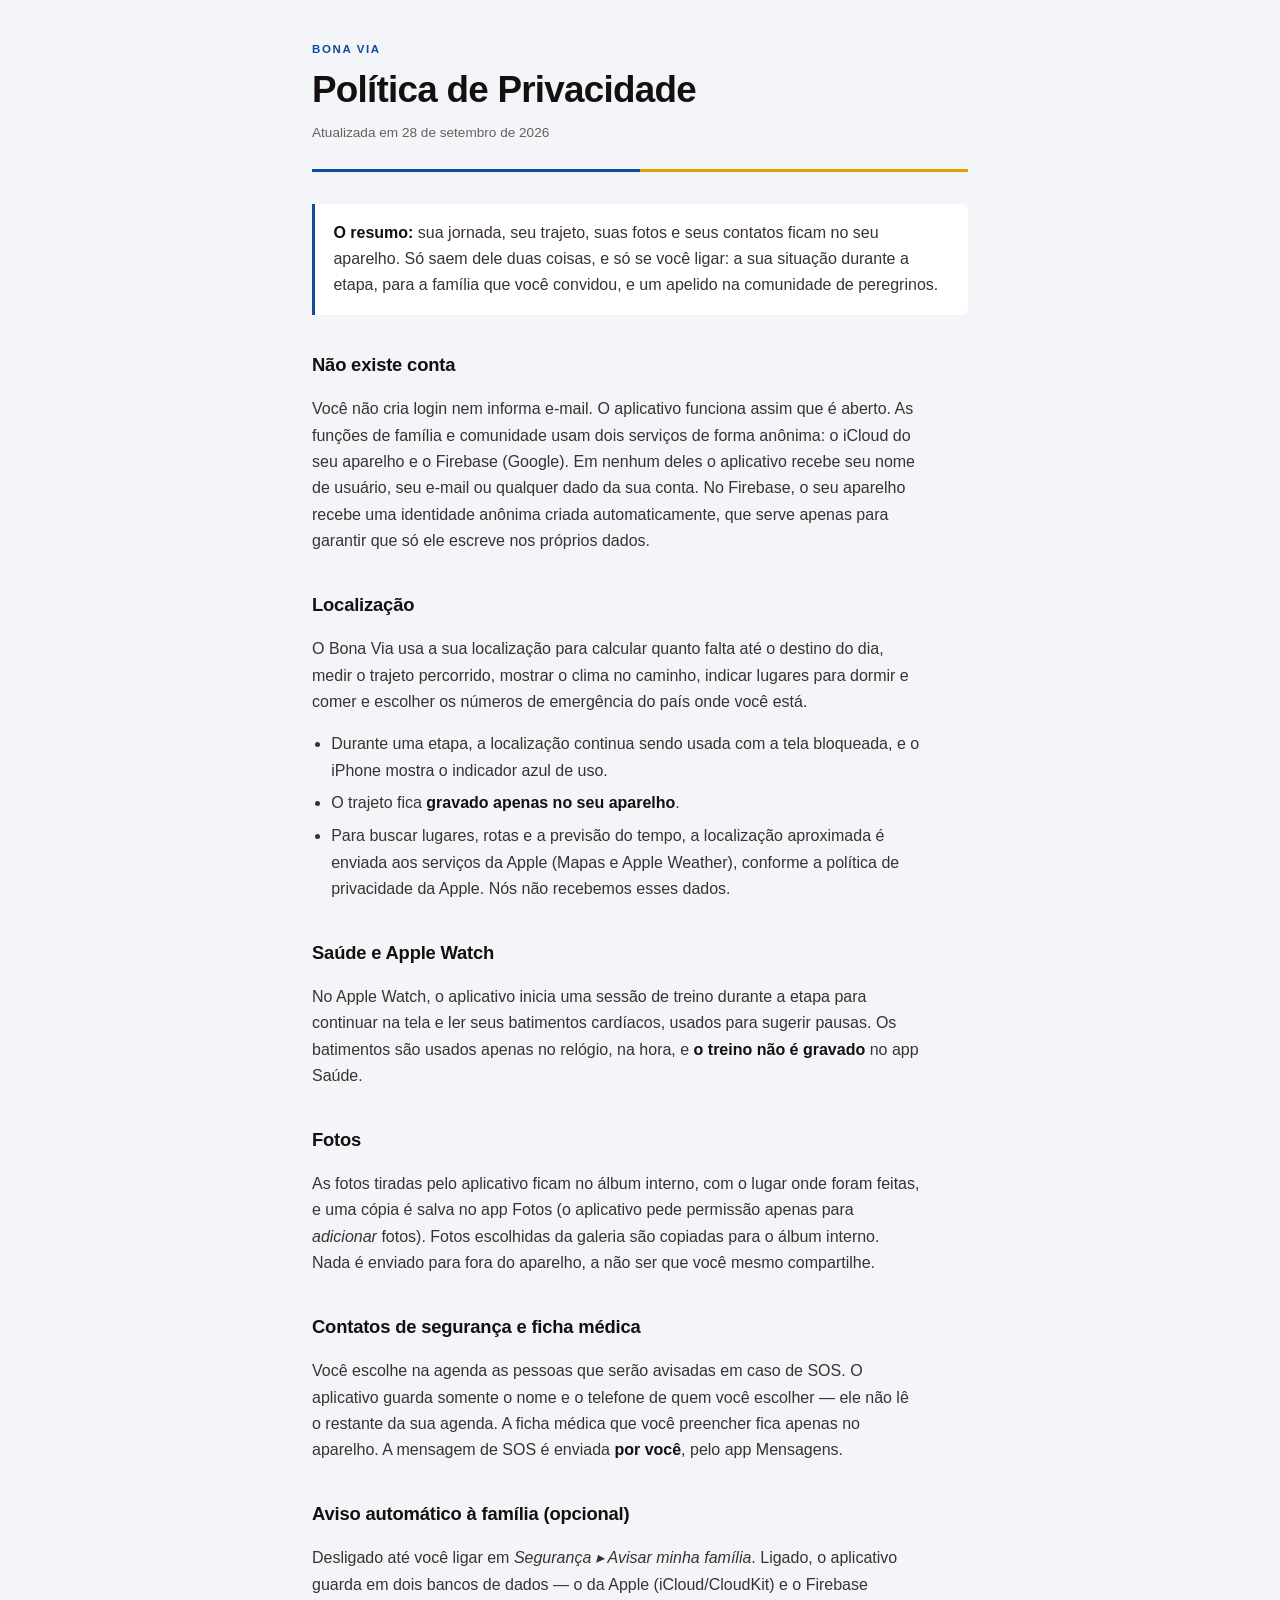
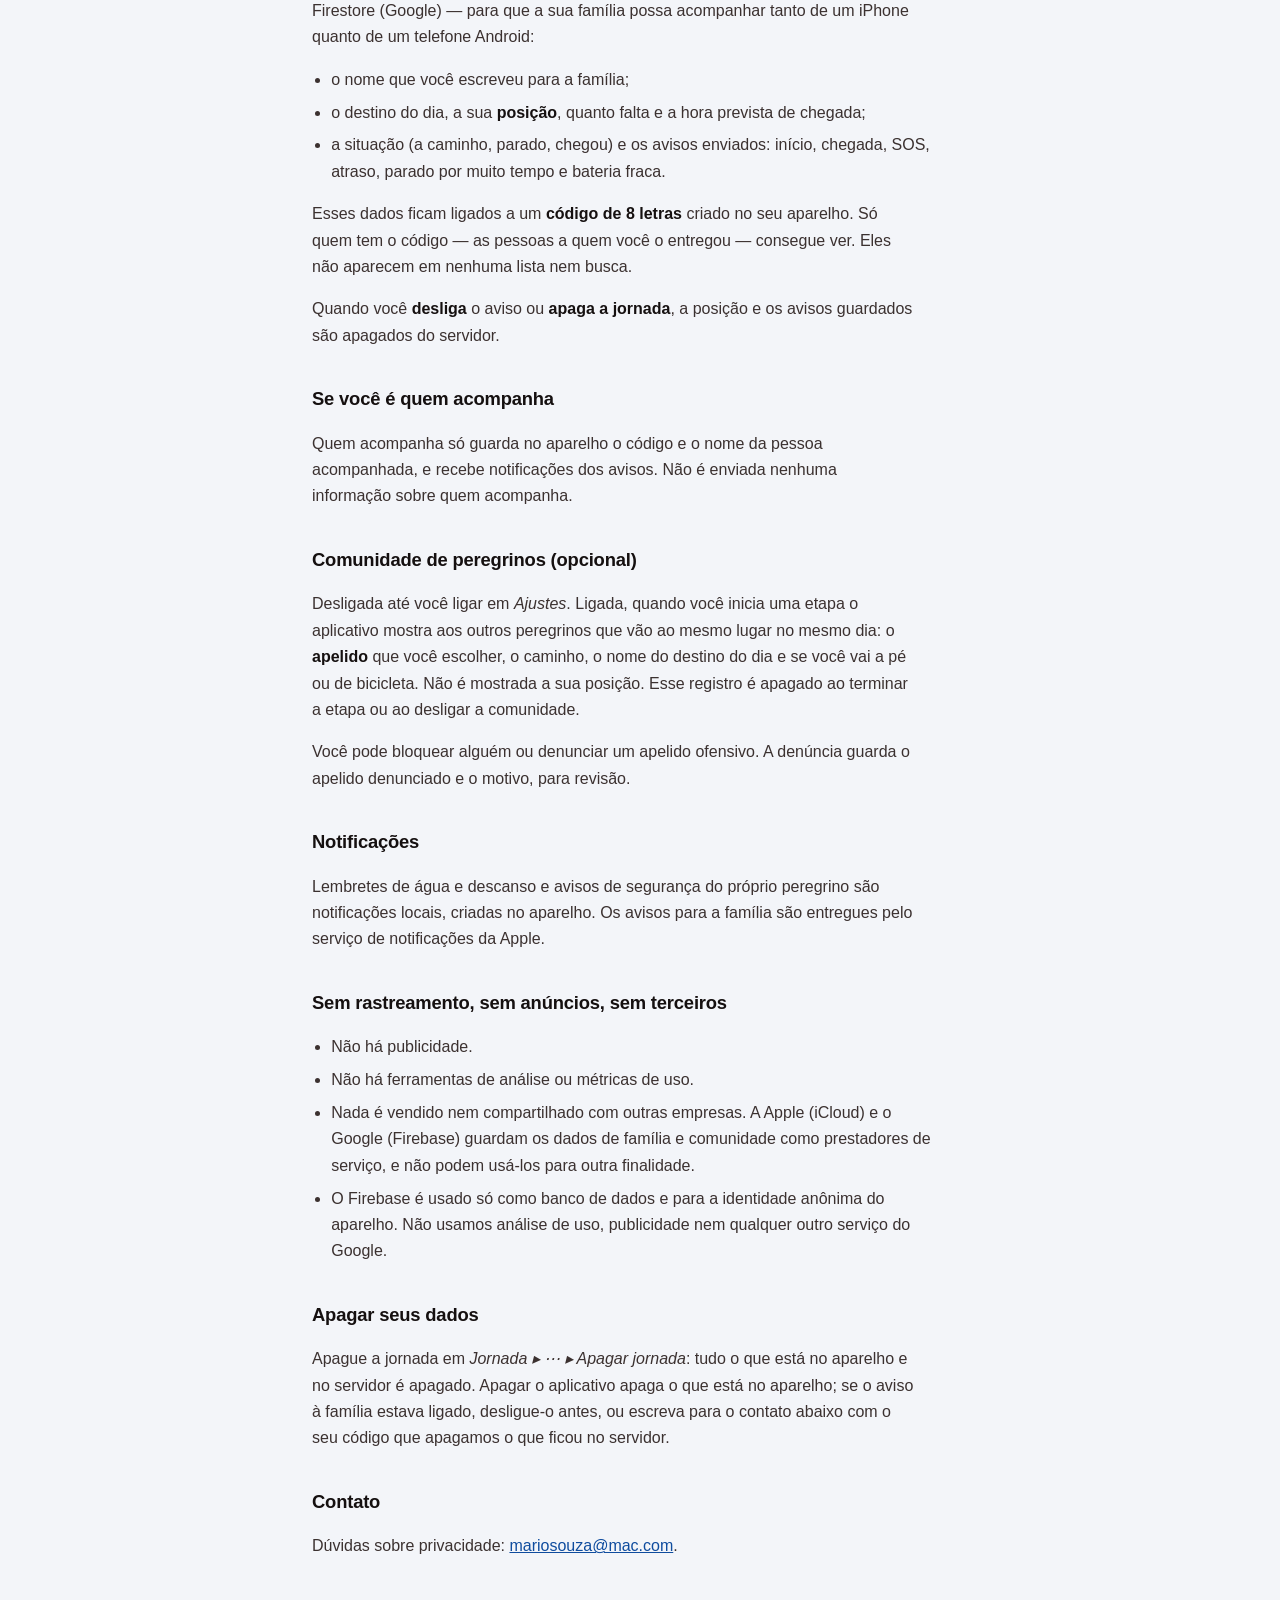
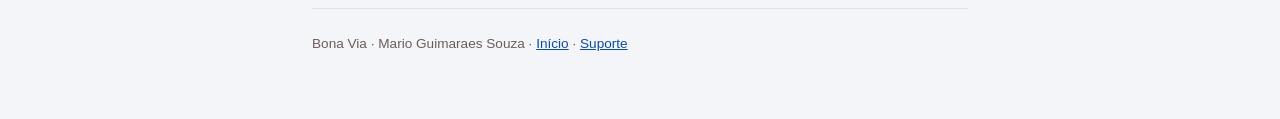
<file: bonavia/privacidade.html>
<!doctype html>
<html lang="pt-BR">
<head>
<meta charset="utf-8">
<meta name="viewport" content="width=device-width,initial-scale=1">
<title>Política de Privacidade — Bona Via</title>
<link rel="stylesheet" href="estilo.css">
</head>
<body>
<div class="folha">

<header>
  <p class="marca">Bona Via</p>
  <h1>Política de Privacidade</h1>
  <p class="data">Atualizada em 28 de setembro de 2026</p>
</header>

<div class="destaque">
  <p><strong>O resumo:</strong> sua jornada, seu trajeto, suas fotos e seus contatos ficam no seu aparelho. Só saem dele duas coisas, e só se você ligar: a sua situação durante a etapa, para a família que você convidou, e um apelido na comunidade de peregrinos.</p>
</div>

<h2>Não existe conta</h2>
<p>Você não cria login nem informa e-mail. O aplicativo funciona assim que é aberto. As funções de família e comunidade usam dois serviços de forma anônima: o iCloud do seu aparelho e o Firebase (Google). Em nenhum deles o aplicativo recebe seu nome de usuário, seu e-mail ou qualquer dado da sua conta. No Firebase, o seu aparelho recebe uma identidade anônima criada automaticamente, que serve apenas para garantir que só ele escreve nos próprios dados.</p>

<h2>Localização</h2>
<p>O Bona Via usa a sua localização para calcular quanto falta até o destino do dia, medir o trajeto percorrido, mostrar o clima no caminho, indicar lugares para dormir e comer e escolher os números de emergência do país onde você está.</p>
<ul>
  <li>Durante uma etapa, a localização continua sendo usada com a tela bloqueada, e o iPhone mostra o indicador azul de uso.</li>
  <li>O trajeto fica <strong>gravado apenas no seu aparelho</strong>.</li>
  <li>Para buscar lugares, rotas e a previsão do tempo, a localização aproximada é enviada aos serviços da Apple (Mapas e Apple Weather), conforme a política de privacidade da Apple. Nós não recebemos esses dados.</li>
</ul>

<h2>Saúde e Apple Watch</h2>
<p>No Apple Watch, o aplicativo inicia uma sessão de treino durante a etapa para continuar na tela e ler seus batimentos cardíacos, usados para sugerir pausas. Os batimentos são usados apenas no relógio, na hora, e <strong>o treino não é gravado</strong> no app Saúde.</p>

<h2>Fotos</h2>
<p>As fotos tiradas pelo aplicativo ficam no álbum interno, com o lugar onde foram feitas, e uma cópia é salva no app Fotos (o aplicativo pede permissão apenas para <em>adicionar</em> fotos). Fotos escolhidas da galeria são copiadas para o álbum interno. Nada é enviado para fora do aparelho, a não ser que você mesmo compartilhe.</p>

<h2>Contatos de segurança e ficha médica</h2>
<p>Você escolhe na agenda as pessoas que serão avisadas em caso de SOS. O aplicativo guarda somente o nome e o telefone de quem você escolher — ele não lê o restante da sua agenda. A ficha médica que você preencher fica apenas no aparelho. A mensagem de SOS é enviada <strong>por você</strong>, pelo app Mensagens.</p>

<h2>Aviso automático à família (opcional)</h2>
<p>Desligado até você ligar em <em>Segurança ▸ Avisar minha família</em>. Ligado, o aplicativo guarda em dois bancos de dados — o da Apple (iCloud/CloudKit) e o Firebase Firestore (Google) — para que a sua família possa acompanhar tanto de um iPhone quanto de um telefone Android:</p>
<ul>
  <li>o nome que você escreveu para a família;</li>
  <li>o destino do dia, a sua <strong>posição</strong>, quanto falta e a hora prevista de chegada;</li>
  <li>a situação (a caminho, parado, chegou) e os avisos enviados: início, chegada, SOS, atraso, parado por muito tempo e bateria fraca.</li>
</ul>
<p>Esses dados ficam ligados a um <strong>código de 8 letras</strong> criado no seu aparelho. Só quem tem o código — as pessoas a quem você o entregou — consegue ver. Eles não aparecem em nenhuma lista nem busca.</p>
<p>Quando você <strong>desliga</strong> o aviso ou <strong>apaga a jornada</strong>, a posição e os avisos guardados são apagados do servidor.</p>

<h2>Se você é quem acompanha</h2>
<p>Quem acompanha só guarda no aparelho o código e o nome da pessoa acompanhada, e recebe notificações dos avisos. Não é enviada nenhuma informação sobre quem acompanha.</p>

<h2>Comunidade de peregrinos (opcional)</h2>
<p>Desligada até você ligar em <em>Ajustes</em>. Ligada, quando você inicia uma etapa o aplicativo mostra aos outros peregrinos que vão ao mesmo lugar no mesmo dia: o <strong>apelido</strong> que você escolher, o caminho, o nome do destino do dia e se você vai a pé ou de bicicleta. Não é mostrada a sua posição. Esse registro é apagado ao terminar a etapa ou ao desligar a comunidade.</p>
<p>Você pode bloquear alguém ou denunciar um apelido ofensivo. A denúncia guarda o apelido denunciado e o motivo, para revisão.</p>

<h2>Notificações</h2>
<p>Lembretes de água e descanso e avisos de segurança do próprio peregrino são notificações locais, criadas no aparelho. Os avisos para a família são entregues pelo serviço de notificações da Apple.</p>

<h2>Sem rastreamento, sem anúncios, sem terceiros</h2>
<ul>
  <li>Não há publicidade.</li>
  <li>Não há ferramentas de análise ou métricas de uso.</li>
  <li>Nada é vendido nem compartilhado com outras empresas. A Apple (iCloud) e o Google (Firebase) guardam os dados de família e comunidade como prestadores de serviço, e não podem usá-los para outra finalidade.</li>
  <li>O Firebase é usado só como banco de dados e para a identidade anônima do aparelho. Não usamos análise de uso, publicidade nem qualquer outro serviço do Google.</li>
</ul>

<h2>Apagar seus dados</h2>
<p>Apague a jornada em <em>Jornada ▸ ⋯ ▸ Apagar jornada</em>: tudo o que está no aparelho e no servidor é apagado. Apagar o aplicativo apaga o que está no aparelho; se o aviso à família estava ligado, desligue-o antes, ou escreva para o contato abaixo com o seu código que apagamos o que ficou no servidor.</p>

<h2>Contato</h2>
<p>Dúvidas sobre privacidade: <a href="mailto:mariosouza@mac.com">mariosouza@mac.com</a>.</p>

<footer>Bona Via · Mario Guimaraes Souza · <a href="index.html">Início</a> · <a href="suporte.html">Suporte</a></footer>
</div>
</body>
</html>
</file>
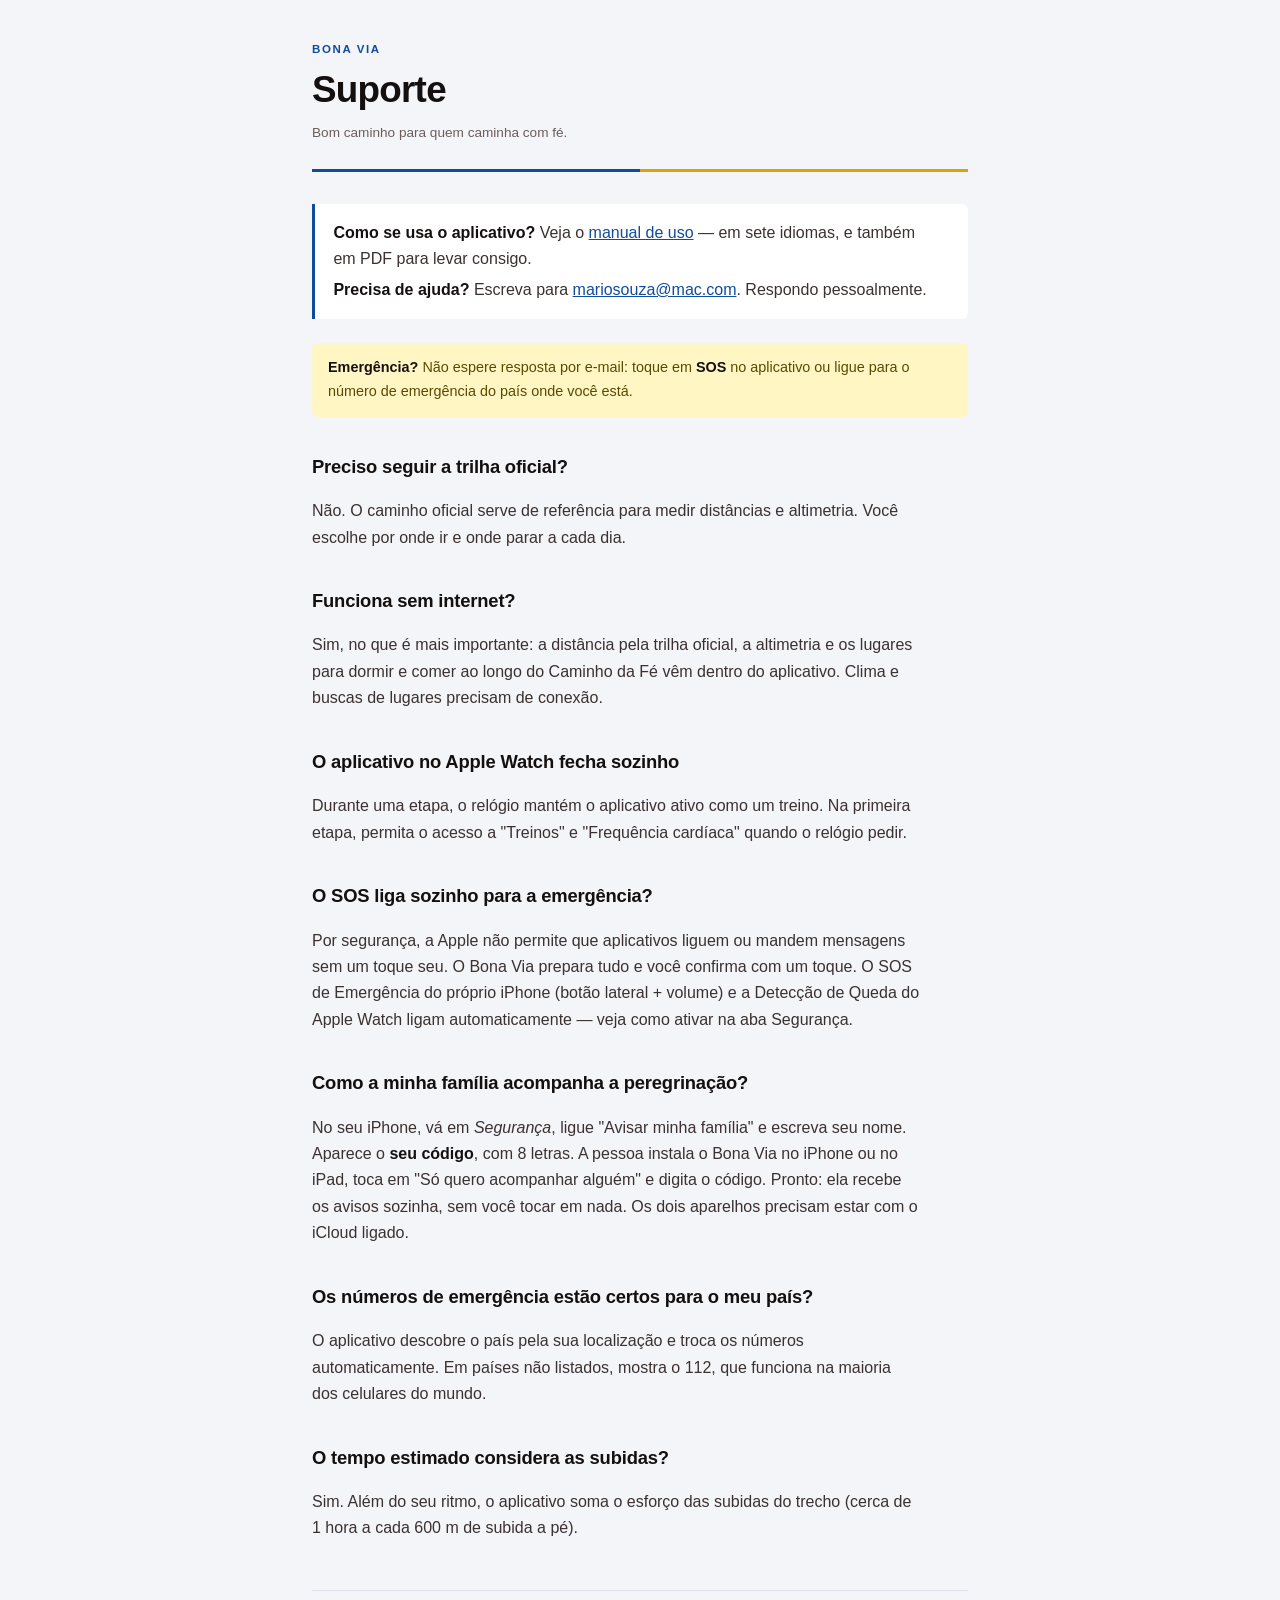
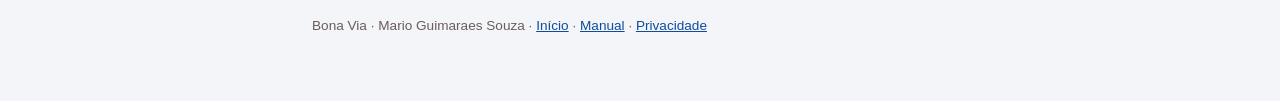
<file: bonavia/suporte.html>
<!doctype html>
<html lang="pt-BR">
<head>
<meta charset="utf-8">
<meta name="viewport" content="width=device-width,initial-scale=1">
<title>Suporte — Bona Via</title>
<link rel="stylesheet" href="estilo.css">
</head>
<body>
<div class="folha">

<header>
  <p class="marca">Bona Via</p>
  <h1>Suporte</h1>
  <p class="data">Bom caminho para quem caminha com fé.</p>
</header>

<div class="destaque">
  <p><strong>Como se usa o aplicativo?</strong> Veja o <a href="manual.html">manual de uso</a> — em sete idiomas, e também em PDF para levar consigo.</p>
  <p><strong>Precisa de ajuda?</strong> Escreva para <a href="mailto:mariosouza@mac.com">mariosouza@mac.com</a>. Respondo pessoalmente.</p>
</div>

<div class="aviso"><strong>Emergência?</strong> Não espere resposta por e-mail: toque em <strong>SOS</strong> no aplicativo ou ligue para o número de emergência do país onde você está.</div>

<h2>Preciso seguir a trilha oficial?</h2>
<p>Não. O caminho oficial serve de referência para medir distâncias e altimetria. Você escolhe por onde ir e onde parar a cada dia.</p>

<h2>Funciona sem internet?</h2>
<p>Sim, no que é mais importante: a distância pela trilha oficial, a altimetria e os lugares para dormir e comer ao longo do Caminho da Fé vêm dentro do aplicativo. Clima e buscas de lugares precisam de conexão.</p>

<h2>O aplicativo no Apple Watch fecha sozinho</h2>
<p>Durante uma etapa, o relógio mantém o aplicativo ativo como um treino. Na primeira etapa, permita o acesso a "Treinos" e "Frequência cardíaca" quando o relógio pedir.</p>

<h2>O SOS liga sozinho para a emergência?</h2>
<p>Por segurança, a Apple não permite que aplicativos liguem ou mandem mensagens sem um toque seu. O Bona Via prepara tudo e você confirma com um toque. O SOS de Emergência do próprio iPhone (botão lateral + volume) e a Detecção de Queda do Apple Watch ligam automaticamente — veja como ativar na aba Segurança.</p>

<h2>Como a minha família acompanha a peregrinação?</h2>
<p>No seu iPhone, vá em <em>Segurança</em>, ligue "Avisar minha família" e escreva seu nome. Aparece o <strong>seu código</strong>, com 8 letras. A pessoa instala o Bona Via no iPhone ou no iPad, toca em "Só quero acompanhar alguém" e digita o código. Pronto: ela recebe os avisos sozinha, sem você tocar em nada. Os dois aparelhos precisam estar com o iCloud ligado.</p>

<h2>Os números de emergência estão certos para o meu país?</h2>
<p>O aplicativo descobre o país pela sua localização e troca os números automaticamente. Em países não listados, mostra o 112, que funciona na maioria dos celulares do mundo.</p>

<h2>O tempo estimado considera as subidas?</h2>
<p>Sim. Além do seu ritmo, o aplicativo soma o esforço das subidas do trecho (cerca de 1 hora a cada 600 m de subida a pé).</p>

<footer>Bona Via · Mario Guimaraes Souza · <a href="index.html">Início</a> · <a href="manual.html">Manual</a> · <a href="privacidade.html">Privacidade</a></footer>
</div>
</body>
</html>
</file>
<file: estilo.css>
:root{
  --ground:#F4F1F1; --surface:#FFFFFF; --ink:#151010; --ink-2:#3B3130;
  --muted:#6B5D5C; --line:#E2D9D9; --rubro:#C10E17;
}
@media (prefers-color-scheme:dark){:root{
  --ground:#0F0C0C; --surface:#171313; --ink:#EDE8E7; --ink-2:#CEC4C3;
  --muted:#9A8C8A; --line:#2B2323; --rubro:#F0555E;
}}
*{box-sizing:border-box}
body{
  background:var(--ground); color:var(--ink); margin:0;
  font:16px/1.65 -apple-system,BlinkMacSystemFont,"Segoe UI",Roboto,sans-serif;
  -webkit-text-size-adjust:100%;
}
.folha{max-width:44rem;margin:0 auto;padding:2.5rem 1.5rem 4rem}
header{border-bottom:3px solid var(--rubro);padding-bottom:1.5rem;margin-bottom:2rem;position:relative}
header::after{content:"";position:absolute;left:0;right:0;bottom:-3px;height:3px;
  background:linear-gradient(90deg,var(--ink) 0 50%,var(--rubro) 50% 100%)}
.marca{font-size:.72rem;letter-spacing:.14em;text-transform:uppercase;color:var(--rubro);
  font-weight:700;margin:0 0 .6rem}
h1{font-size:clamp(1.7rem,5vw,2.3rem);line-height:1.15;margin:0;letter-spacing:-.02em}
.data{color:var(--muted);font-size:.85rem;margin:.7rem 0 0}
h2{font-size:1.15rem;margin:2.2rem 0 .5rem;letter-spacing:-.01em}
p,li{color:var(--ink-2);max-width:38rem}
ul{padding-left:1.2rem}
li{margin:.4rem 0}
strong{color:var(--ink)}
a{color:var(--rubro)}
.destaque{background:var(--surface);border-left:3px solid var(--rubro);
  padding:1rem 1.15rem;border-radius:0 6px 6px 0;margin:1.5rem 0}
.destaque p{margin:.3rem 0}
.destaque p:first-child{margin-top:0}.destaque p:last-child{margin-bottom:0}
table{border-collapse:collapse;width:100%;margin:1.2rem 0;font-size:.92rem;
  background:var(--surface);border:1px solid var(--line);border-radius:6px;overflow:hidden}
th,td{text-align:left;padding:.6rem .8rem;border-bottom:1px solid var(--line);vertical-align:top}
th{font-size:.72rem;letter-spacing:.06em;text-transform:uppercase;color:var(--muted)}
tr:last-child td{border-bottom:0}
footer{margin-top:3rem;padding-top:1.5rem;border-top:1px solid var(--line);
  color:var(--muted);font-size:.85rem}
.aviso{background:#FFF6C4;color:#5A4A00;border-radius:6px;padding:.8rem 1rem;
  font-size:.9rem;margin:1.5rem 0}
@media (prefers-color-scheme:dark){.aviso{background:#2B2410;color:#E3D07A}}
</file>
<file: bonavia/estilo.css>
:root{
  --ground:#F3F5F9; --surface:#FFFFFF; --ink:#151010; --ink-2:#3B3130;
  --muted:#6B5D5C; --line:#DCE2EC; --rubro:#0F4C9E; --ouro:#E0A100;
}
@media (prefers-color-scheme:dark){:root{
  --ground:#0F0C0C; --surface:#171313; --ink:#EDE8E7; --ink-2:#CEC4C3;
  --muted:#9A8C8A; --line:#2B2323; --rubro:#6FA8F5; --ouro:#F2C45A;
}}
*{box-sizing:border-box}
body{
  background:var(--ground); color:var(--ink); margin:0;
  font:16px/1.65 -apple-system,BlinkMacSystemFont,"Segoe UI",Roboto,sans-serif;
  -webkit-text-size-adjust:100%;
}
.folha{max-width:44rem;margin:0 auto;padding:2.5rem 1.5rem 4rem}
header{border-bottom:3px solid var(--rubro);padding-bottom:1.5rem;margin-bottom:2rem;position:relative}
header::after{content:"";position:absolute;left:0;right:0;bottom:-3px;height:3px;
  background:linear-gradient(90deg,var(--rubro) 0 50%,var(--ouro) 50% 100%)}
.marca{font-size:.72rem;letter-spacing:.14em;text-transform:uppercase;color:var(--rubro);
  font-weight:700;margin:0 0 .6rem}
h1{font-size:clamp(1.7rem,5vw,2.3rem);line-height:1.15;margin:0;letter-spacing:-.02em}
.data{color:var(--muted);font-size:.85rem;margin:.7rem 0 0}
h2{font-size:1.15rem;margin:2.2rem 0 .5rem;letter-spacing:-.01em}
p,li{color:var(--ink-2);max-width:38rem}
ul{padding-left:1.2rem}
li{margin:.4rem 0}
strong{color:var(--ink)}
a{color:var(--rubro)}
.destaque{background:var(--surface);border-left:3px solid var(--rubro);
  padding:1rem 1.15rem;border-radius:0 6px 6px 0;margin:1.5rem 0}
.destaque p{margin:.3rem 0}
.destaque p:first-child{margin-top:0}.destaque p:last-child{margin-bottom:0}
table{border-collapse:collapse;width:100%;margin:1.2rem 0;font-size:.92rem;
  background:var(--surface);border:1px solid var(--line);border-radius:6px;overflow:hidden}
th,td{text-align:left;padding:.6rem .8rem;border-bottom:1px solid var(--line);vertical-align:top}
th{font-size:.72rem;letter-spacing:.06em;text-transform:uppercase;color:var(--muted)}
tr:last-child td{border-bottom:0}
footer{margin-top:3rem;padding-top:1.5rem;border-top:1px solid var(--line);
  color:var(--muted);font-size:.85rem}
.aviso{background:#FFF6C4;color:#5A4A00;border-radius:6px;padding:.8rem 1rem;
  font-size:.9rem;margin:1.5rem 0}
@media (prefers-color-scheme:dark){.aviso{background:#2B2410;color:#E3D07A}}
.icone{width:96px;height:96px;border-radius:22px;display:block;margin:0 0 1rem;box-shadow:0 4px 14px rgba(15,76,158,.25)}
.lede{font-size:1.1rem}
</file>
